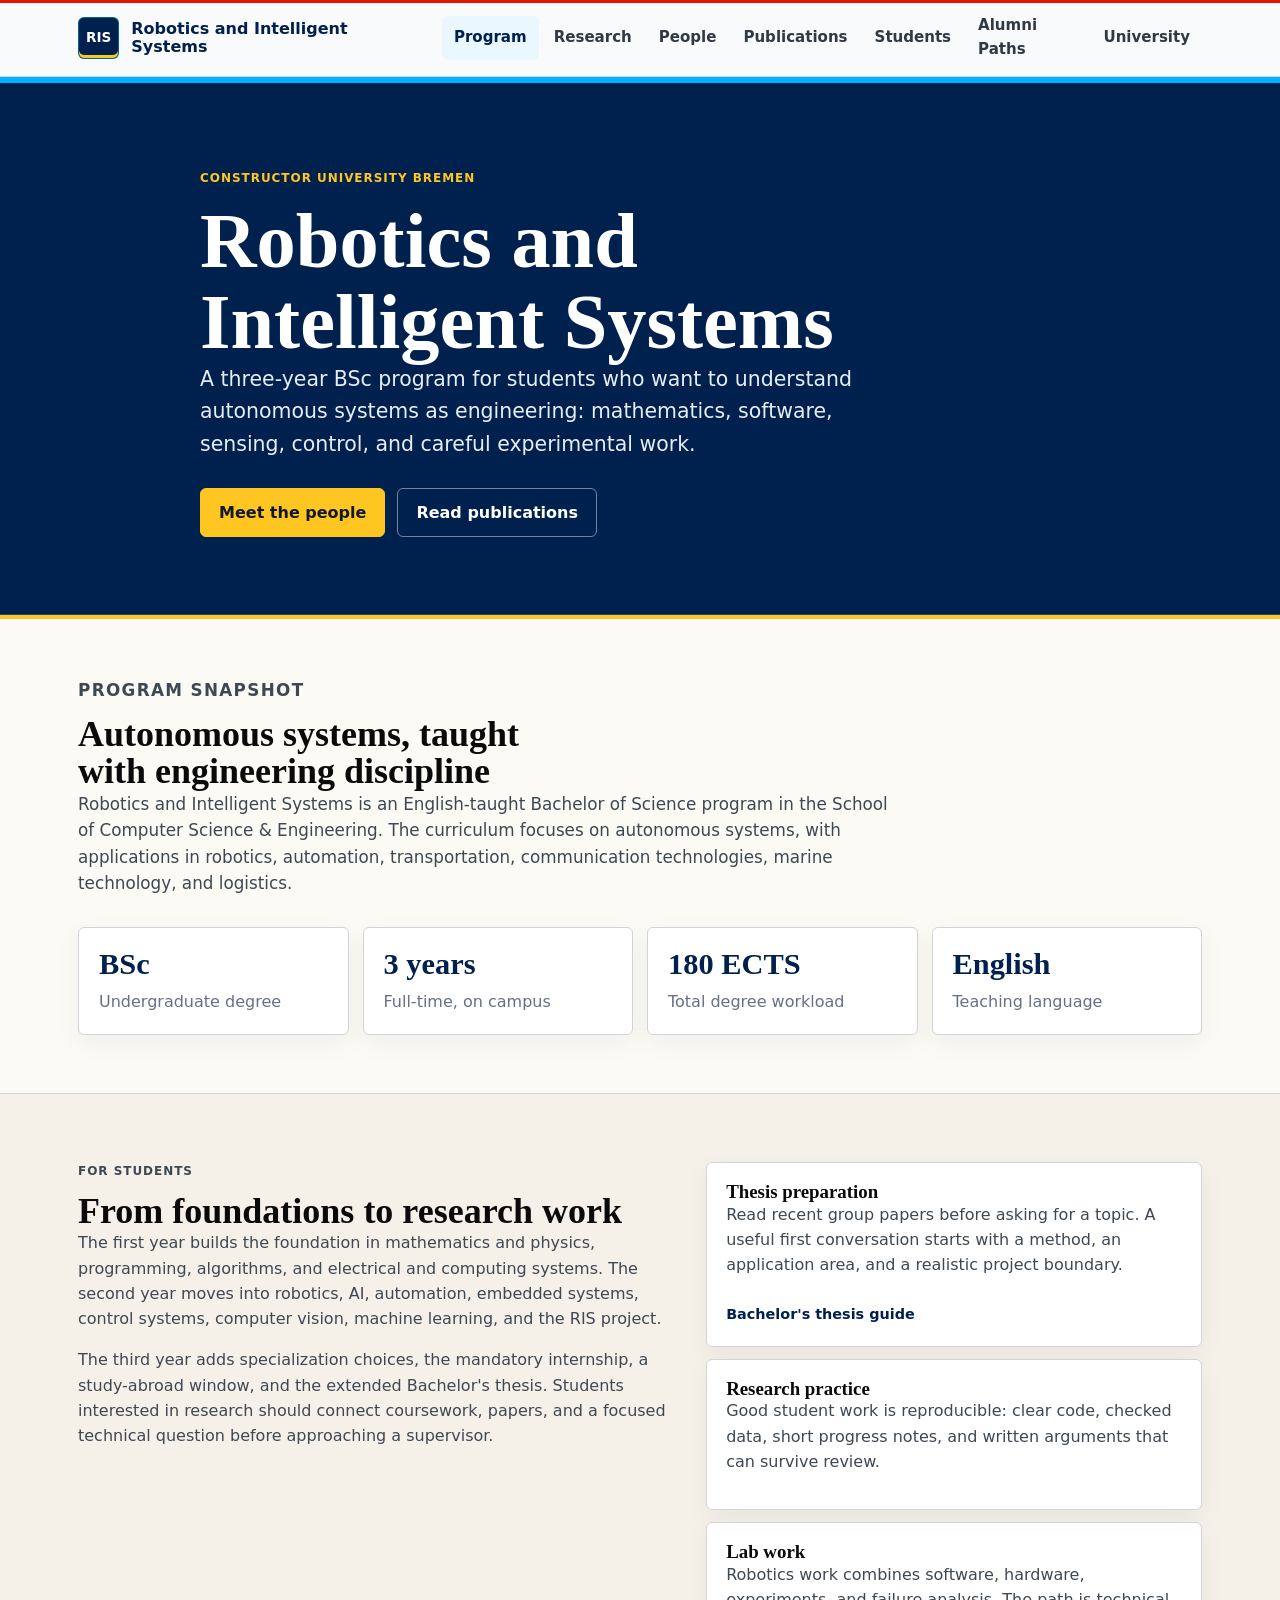
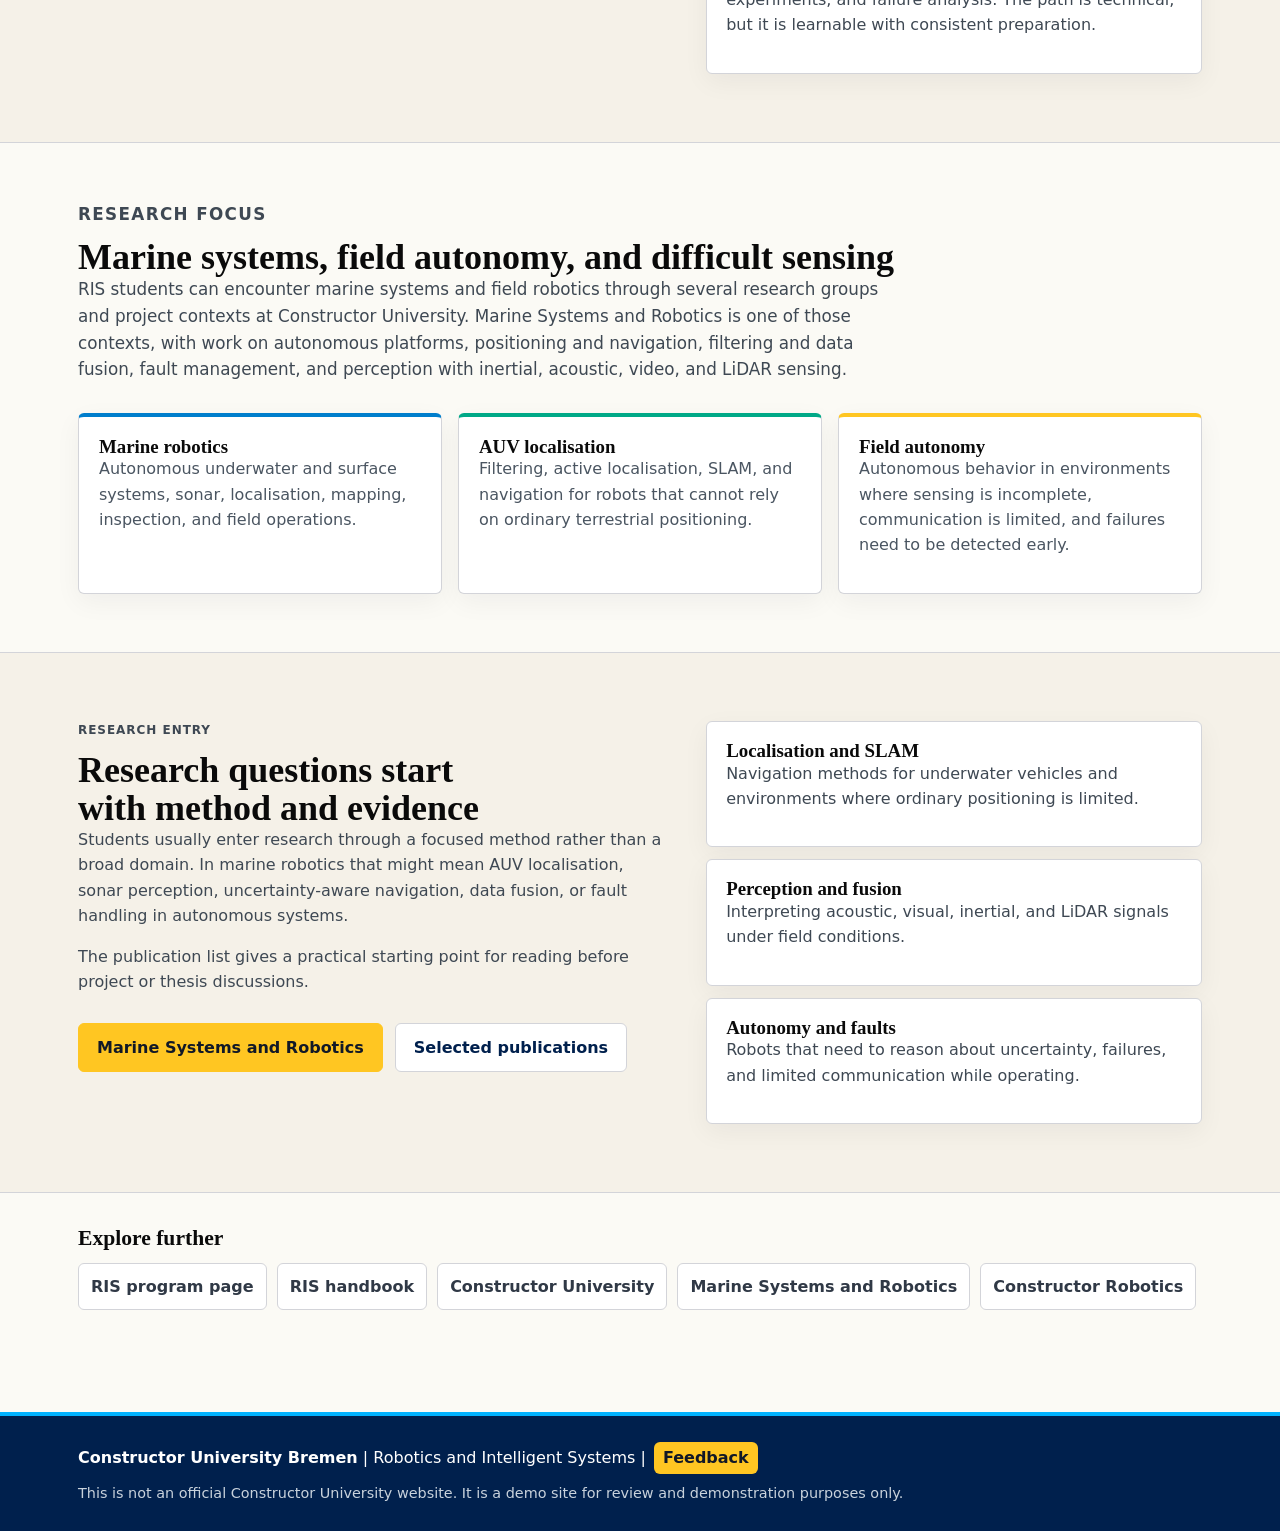
<file: index.html>
<!doctype html>
<html lang="en">
<head>
  <title>Robotics and Intelligent Systems | Constructor University</title>
  <meta charset="utf-8">
  <meta name="viewport" content="width=device-width, initial-scale=1">
  <meta name="theme-color" content="#00204D">
  <meta name="description" content="Robotics and Intelligent Systems at Constructor University: program context, research groups, selected publications, and student starting points.">
  <meta property="og:title" content="Robotics and Intelligent Systems | Constructor University">
  <meta property="og:description" content="A compact hub for the RIS program, people, research themes, projects, and publications.">
  <meta property="og:type" content="website">
  <link rel="icon" href="data:image/svg+xml,%3Csvg xmlns='http://www.w3.org/2000/svg' viewBox='0 0 32 32'%3E%3Crect width='32' height='32' rx='6' fill='%23008CE2'/%3E%3Cpath d='M7 22V10h7.2c2.7 0 4.5 1.5 4.5 3.8 0 1.7-.9 3-2.3 3.5L20 22h-3.7l-3.1-4.1h-2.8V22H7zm3.4-6.8H14c.8 0 1.3-.5 1.3-1.2s-.5-1.2-1.3-1.2h-3.6v2.4zM22 22V10h3.4v12H22z' fill='white'/%3E%3C/svg%3E">
  <link rel="stylesheet" href="assets/css/styles.css">
</head>
<body>
<header class="site-header" role="banner">
  <div class="container header-inner">
    <a class="brand" href="index.html" aria-label="RIS home">
      <span class="brand-mark" aria-hidden="true">RIS</span>
      <span class="brand-text">Robotics and Intelligent Systems</span>
    </a>
    <button class="nav-toggle" aria-expanded="false" aria-controls="site-nav">Menu</button>
    <nav id="site-nav" class="site-nav" role="navigation" aria-label="Primary">
      <a href="index.html">Program</a>
      <a href="projects.html">Research</a>
      <a href="people.html">People</a>
      <a href="publications.html">Publications</a>
      <a href="news.html">Students</a>
      <a href="graduate-paths.html">Alumni Paths</a>
      <a href="https://constructor.university/" target="_blank" rel="noopener">University</a>
    </nav>
  </div>
</header>

<main id="main" role="main">
  <section class="hero hero-home">
    <div class="hero-scrim"></div>
    <div class="container hero-content">
      <p class="eyebrow">Constructor University Bremen</p>
      <h1>Robotics and Intelligent Systems</h1>
      <p class="lede">A three-year BSc program for students who want to understand autonomous systems as engineering: mathematics, software, sensing, control, and careful experimental work.</p>
      <div class="cta-row">
        <a class="btn btn-primary" href="people.html">Meet the people</a>
        <a class="btn btn-secondary" href="publications.html">Read publications</a>
      </div>
    </div>
  </section>

  <section class="container section">
    <div class="section-heading">
      <p class="eyebrow">Program Snapshot</p>
      <h2>Autonomous systems, taught with engineering discipline</h2>
      <p>Robotics and Intelligent Systems is an English-taught Bachelor of Science program in the School of Computer Science &amp; Engineering. The curriculum focuses on autonomous systems, with applications in robotics, automation, transportation, communication technologies, marine technology, and logistics.</p>
    </div>
    <div class="stat-grid">
      <article class="stat-card">
        <span class="stat-value">BSc</span>
        <span class="stat-label">Undergraduate degree</span>
      </article>
      <article class="stat-card">
        <span class="stat-value">3 years</span>
        <span class="stat-label">Full-time, on campus</span>
      </article>
      <article class="stat-card">
        <span class="stat-value">180 ECTS</span>
        <span class="stat-label">Total degree workload</span>
      </article>
      <article class="stat-card">
        <span class="stat-value">English</span>
        <span class="stat-label">Teaching language</span>
      </article>
    </div>
  </section>

  <section class="band">
    <div class="container split">
      <div>
        <p class="eyebrow">For Students</p>
        <h2>From foundations to research work</h2>
        <p>The first year builds the foundation in mathematics and physics, programming, algorithms, and electrical and computing systems. The second year moves into robotics, AI, automation, embedded systems, control systems, computer vision, machine learning, and the RIS project.</p>
        <p>The third year adds specialization choices, the mandatory internship, a study-abroad window, and the extended Bachelor's thesis. Students interested in research should connect coursework, papers, and a focused technical question before approaching a supervisor.</p>
      </div>
      <div class="feature-list" aria-label="Program themes">
        <article>
          <h3>Thesis preparation</h3>
          <p>Read recent group papers before asking for a topic. A useful first conversation starts with a method, an application area, and a realistic project boundary.</p>
          <a href="news.html#thesis-guide">Bachelor's thesis guide</a>
        </article>
        <article>
          <h3>Research practice</h3>
          <p>Good student work is reproducible: clear code, checked data, short progress notes, and written arguments that can survive review.</p>
        </article>
        <article>
          <h3>Lab work</h3>
          <p>Robotics work combines software, hardware, experiments, and failure analysis. The path is technical, but it is learnable with consistent preparation.</p>
        </article>
      </div>
    </div>
  </section>

  <section class="container section">
    <div class="section-heading">
      <p class="eyebrow">Research Focus</p>
      <h2>Marine systems, field autonomy, and difficult sensing</h2>
      <p>RIS students can encounter marine systems and field robotics through several research groups and project contexts at Constructor University. Marine Systems and Robotics is one of those contexts, with work on autonomous platforms, positioning and navigation, filtering and data fusion, fault management, and perception with inertial, acoustic, video, and LiDAR sensing.</p>
    </div>
    <div class="card-grid three">
      <article class="card project-card">
        <h3>Marine robotics</h3>
        <p>Autonomous underwater and surface systems, sonar, localisation, mapping, inspection, and field operations.</p>
      </article>
      <article class="card project-card">
        <h3>AUV localisation</h3>
        <p>Filtering, active localisation, SLAM, and navigation for robots that cannot rely on ordinary terrestrial positioning.</p>
      </article>
      <article class="card project-card">
        <h3>Field autonomy</h3>
        <p>Autonomous behavior in environments where sensing is incomplete, communication is limited, and failures need to be detected early.</p>
      </article>
    </div>
  </section>

  <section class="band">
    <div class="container split">
      <div>
        <p class="eyebrow">Research Entry</p>
        <h2>Research questions start with method and evidence</h2>
        <p>Students usually enter research through a focused method rather than a broad domain. In marine robotics that might mean AUV localisation, sonar perception, uncertainty-aware navigation, data fusion, or fault handling in autonomous systems.</p>
        <p>The publication list gives a practical starting point for reading before project or thesis discussions.</p>
        <div class="cta-row">
          <a class="btn btn-primary" href="groups/marine-systems-and-robotics.html">Marine Systems and Robotics</a>
          <a class="btn btn-secondary" href="publications.html">Selected publications</a>
        </div>
      </div>
      <div class="feature-list" aria-label="Research entry points">
        <article>
          <h3>Localisation and SLAM</h3>
          <p>Navigation methods for underwater vehicles and environments where ordinary positioning is limited.</p>
        </article>
        <article>
          <h3>Perception and fusion</h3>
          <p>Interpreting acoustic, visual, inertial, and LiDAR signals under field conditions.</p>
        </article>
        <article>
          <h3>Autonomy and faults</h3>
          <p>Robots that need to reason about uncertainty, failures, and limited communication while operating.</p>
        </article>
      </div>
    </div>
  </section>

  <section class="container section sources">
    <h2>Explore further</h2>
    <div class="link-grid">
      <a href="https://constructorcampus.org/programs/undergraduate-education/robotics-intelligent-systems" target="_blank" rel="noopener">RIS program page</a>
      <a href="https://constructor.university/sites/default/files/2026-02/RIS_Handbook_2025_v1_2_0.pdf" target="_blank" rel="noopener">RIS handbook</a>
      <a href="https://constructor.university/" target="_blank" rel="noopener">Constructor University</a>
      <a href="https://constructor.university/research/school-computer-science-engineering/marine-systems-and-robotics" target="_blank" rel="noopener">Marine Systems and Robotics</a>
      <a href="https://robotics.constructor.university/" target="_blank" rel="noopener">Constructor Robotics</a>
    </div>
  </section>
</main>

<footer class="site-footer" role="contentinfo">
  <div class="container footer-inner">
    <p><strong><a href="https://constructor.university/" target="_blank" rel="noopener">Constructor University Bremen</a></strong> | Robotics and Intelligent Systems | <a class="footer-feedback-link" href="feedback.html">Feedback</a></p>
    <p class="site-disclaimer">This is not an official Constructor University website. It is a demo site for review and demonstration purposes only.</p>
  </div>
</footer>
<script src="assets/js/reviewed-data.js"></script>
<script src="assets/js/main.js"></script>
</body>
</html>
</file>
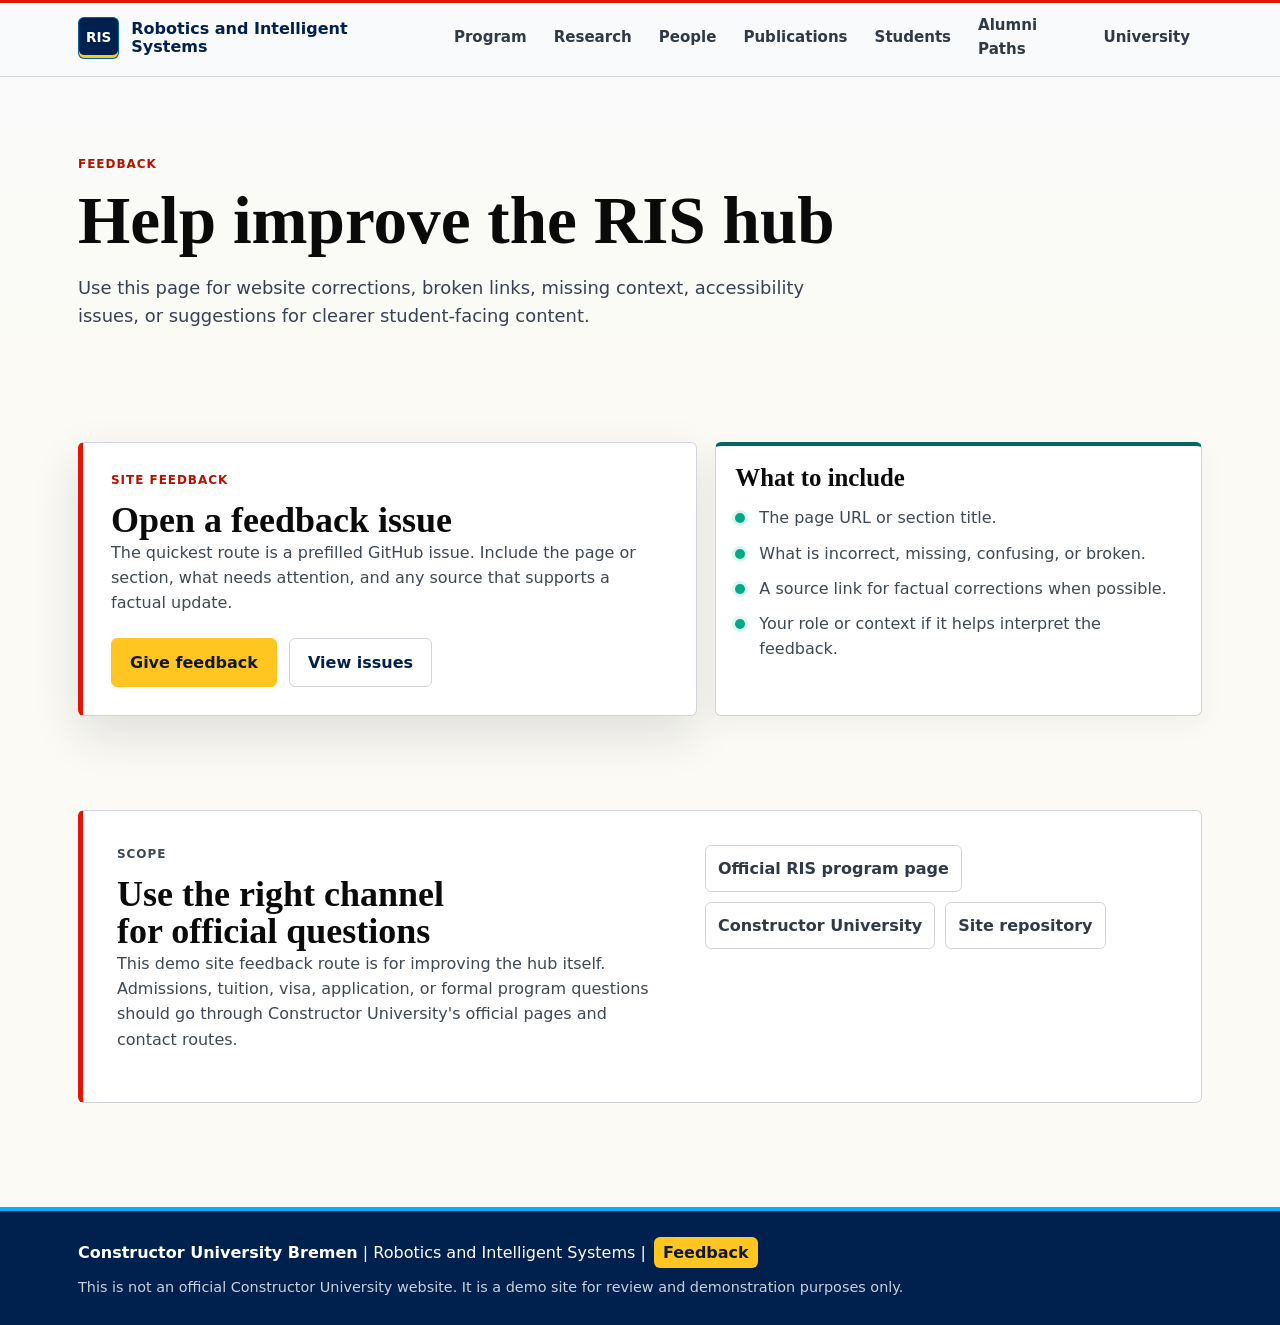
<file: feedback.html>
<!doctype html>
<html lang="en">
<head>
  <title>Feedback | Robotics and Intelligent Systems</title>
  <meta charset="utf-8">
  <meta name="viewport" content="width=device-width, initial-scale=1">
  <meta name="theme-color" content="#00204D">
  <meta name="description" content="Share feedback about the Robotics and Intelligent Systems demo hub.">
  <meta property="og:title" content="Feedback | Robotics and Intelligent Systems">
  <meta property="og:description" content="Report site issues, suggest corrections, or share feedback about the RIS demo hub.">
  <meta property="og:type" content="website">
  <link rel="icon" href="data:image/svg+xml,%3Csvg xmlns='http://www.w3.org/2000/svg' viewBox='0 0 32 32'%3E%3Crect width='32' height='32' rx='6' fill='%23008CE2'/%3E%3Cpath d='M7 22V10h7.2c2.7 0 4.5 1.5 4.5 3.8 0 1.7-.9 3-2.3 3.5L20 22h-3.7l-3.1-4.1h-2.8V22H7zm3.4-6.8H14c.8 0 1.3-.5 1.3-1.2s-.5-1.2-1.3-1.2h-3.6v2.4zM22 22V10h3.4v12H22z' fill='white'/%3E%3C/svg%3E">
  <link rel="stylesheet" href="assets/css/styles.css">
</head>
<body>
<header class="site-header" role="banner">
  <div class="container header-inner">
    <a class="brand" href="index.html" aria-label="RIS home">
      <span class="brand-mark" aria-hidden="true">RIS</span>
      <span class="brand-text">Robotics and Intelligent Systems</span>
    </a>
    <button class="nav-toggle" aria-expanded="false" aria-controls="site-nav">Menu</button>
    <nav id="site-nav" class="site-nav" role="navigation" aria-label="Primary">
      <a href="index.html">Program</a>
      <a href="projects.html">Research</a>
      <a href="people.html">People</a>
      <a href="publications.html">Publications</a>
      <a href="news.html">Students</a>
      <a href="graduate-paths.html">Alumni Paths</a>
      <a href="https://constructor.university/" target="_blank" rel="noopener">University</a>
    </nav>
  </div>
</header>

<main id="main" class="container page" role="main">
  <section class="page-intro">
    <p class="eyebrow">Feedback</p>
    <h1>Help improve the RIS hub</h1>
    <p>Use this page for website corrections, broken links, missing context, accessibility issues, or suggestions for clearer student-facing content.</p>
  </section>

  <section class="section feedback-layout">
    <div class="feedback-panel feedback-primary">
      <p class="eyebrow">Site Feedback</p>
      <h2>Open a feedback issue</h2>
      <p>The quickest route is a prefilled GitHub issue. Include the page or section, what needs attention, and any source that supports a factual update.</p>
      <div class="cta-row">
        <a class="btn btn-primary" href="https://github.com/Thendyom/CU-RoboticsWeb/issues/new?title=RIS%20site%20feedback&amp;body=Page%20or%20section%3A%0A%0AWhat%20needs%20attention%3A%0A%0ASource%20or%20context%20%28optional%29%3A" target="_blank" rel="noopener">Give feedback</a>
        <a class="btn btn-secondary" href="https://github.com/Thendyom/CU-RoboticsWeb/issues" target="_blank" rel="noopener">View issues</a>
      </div>
    </div>

    <aside class="callout feedback-side">
      <h2>What to include</h2>
      <ul class="check-list">
        <li>The page URL or section title.</li>
        <li>What is incorrect, missing, confusing, or broken.</li>
        <li>A source link for factual corrections when possible.</li>
        <li>Your role or context if it helps interpret the feedback.</li>
      </ul>
    </aside>
  </section>

  <section class="band inset">
    <div class="split">
      <div>
        <p class="eyebrow">Scope</p>
        <h2>Use the right channel for official questions</h2>
        <p>This demo site feedback route is for improving the hub itself. Admissions, tuition, visa, application, or formal program questions should go through Constructor University's official pages and contact routes.</p>
      </div>
      <div class="link-grid feedback-links" aria-label="Feedback links">
        <a href="https://constructorcampus.org/programs/undergraduate-education/robotics-intelligent-systems" target="_blank" rel="noopener">Official RIS program page</a>
        <a href="https://constructor.university/" target="_blank" rel="noopener">Constructor University</a>
        <a href="https://github.com/Thendyom/CU-RoboticsWeb" target="_blank" rel="noopener">Site repository</a>
      </div>
    </div>
  </section>
</main>

<footer class="site-footer" role="contentinfo">
  <div class="container footer-inner">
    <p><strong><a href="https://constructor.university/" target="_blank" rel="noopener">Constructor University Bremen</a></strong> | Robotics and Intelligent Systems | <a class="footer-feedback-link" href="feedback.html">Feedback</a></p>
    <p class="site-disclaimer">This is not an official Constructor University website. It is a demo site for review and demonstration purposes only.</p>
  </div>
</footer>
<script src="assets/js/reviewed-data.js"></script>
<script src="assets/js/main.js"></script>
</body>
</html>
</file>
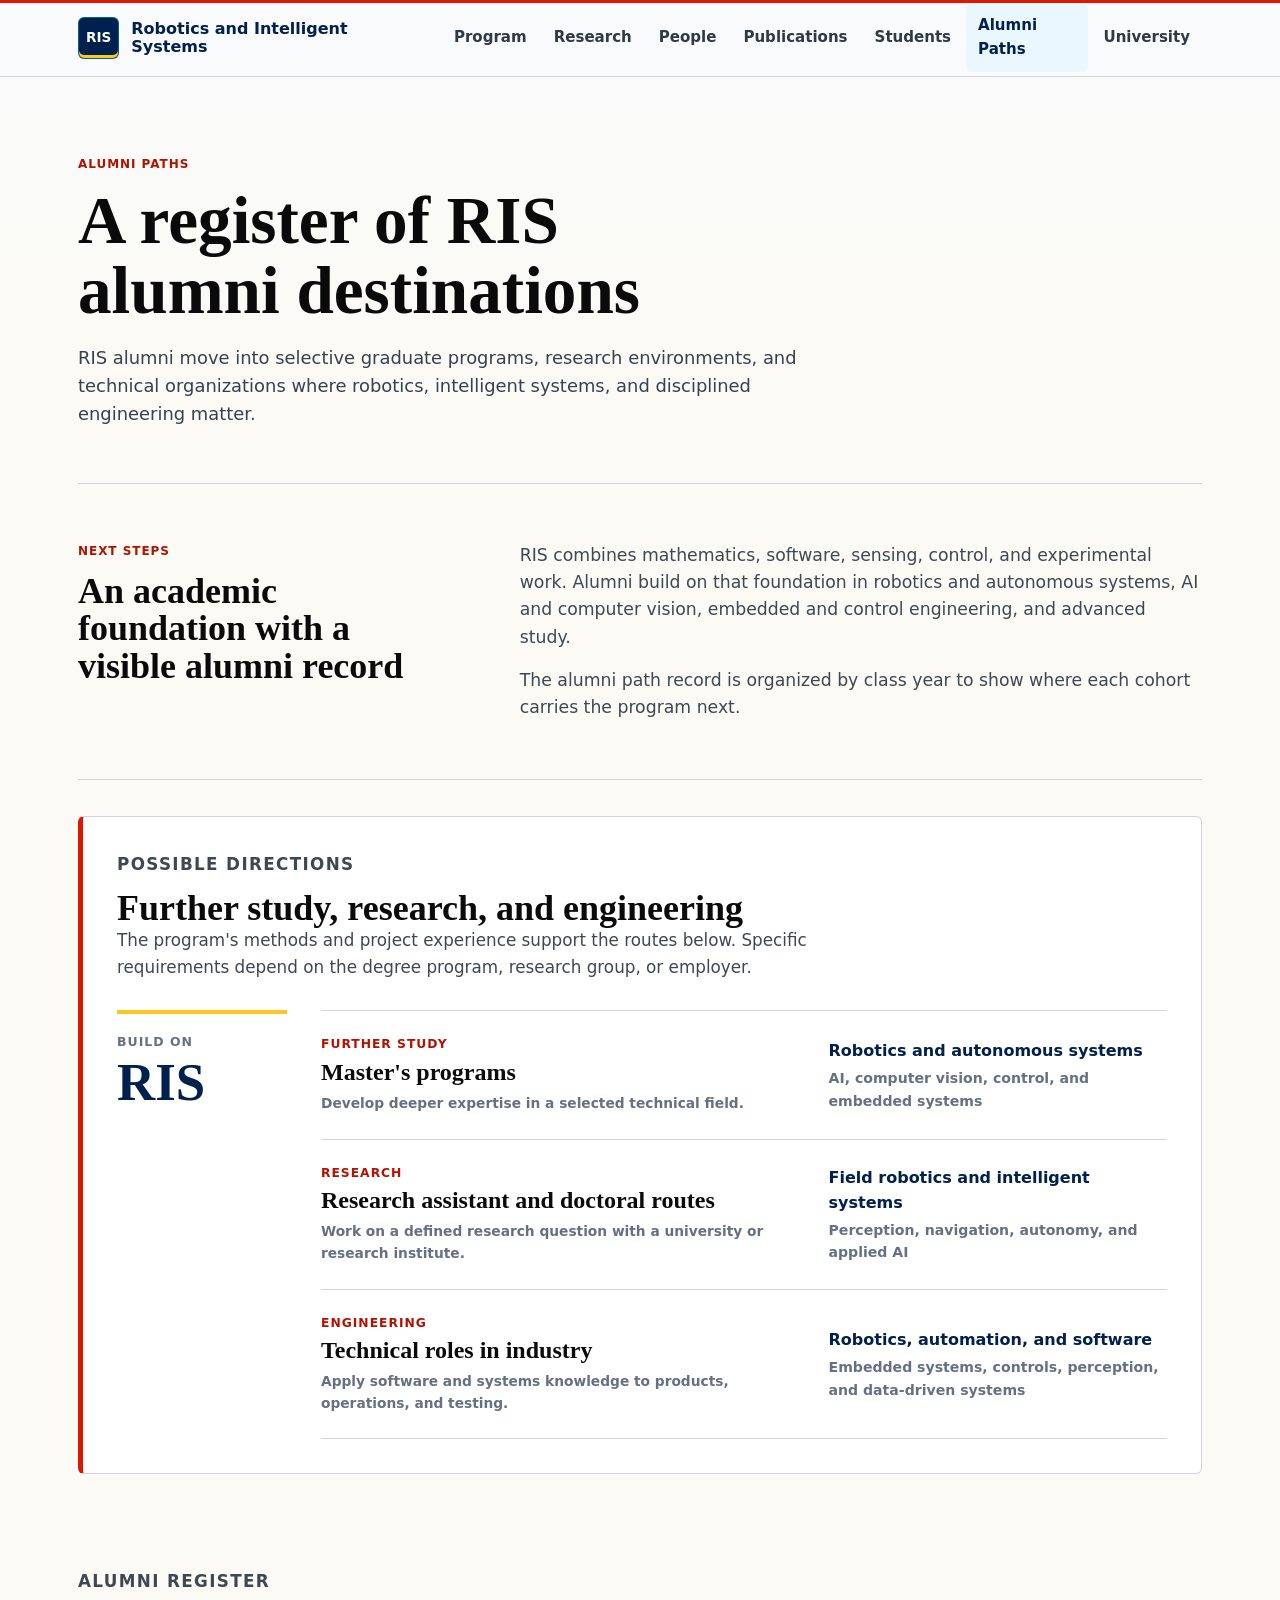
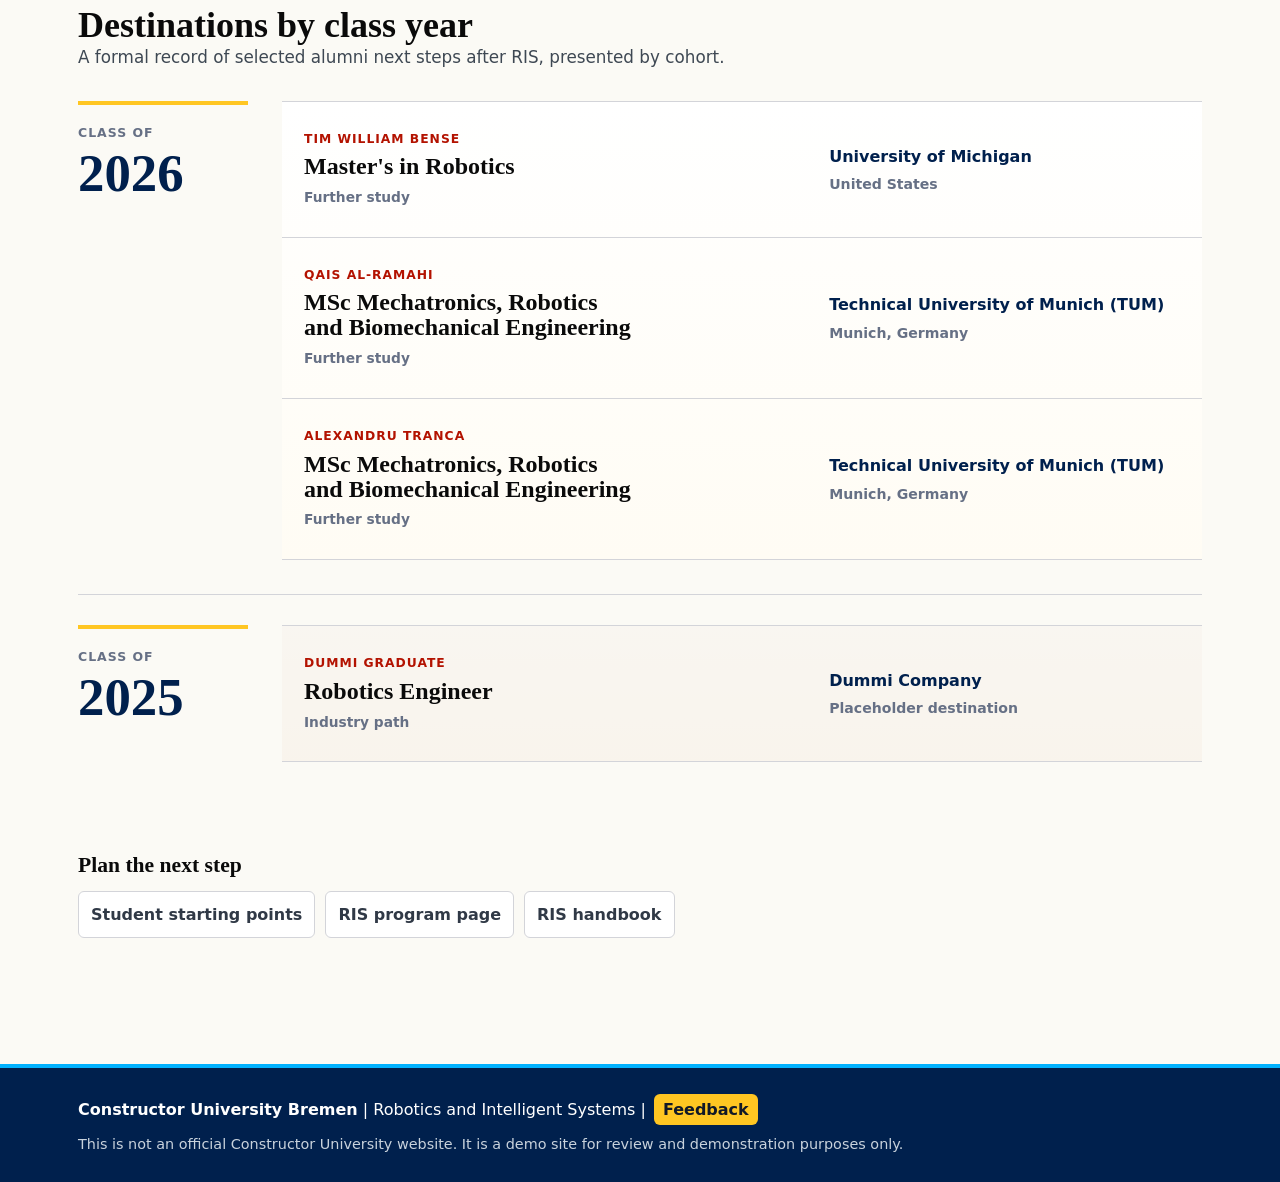
<file: graduate-paths.html>
<!doctype html>
<html lang="en">
<head>
  <title>Alumni Paths | Robotics and Intelligent Systems</title>
  <meta charset="utf-8">
  <meta name="viewport" content="width=device-width, initial-scale=1">
  <meta name="theme-color" content="#00204D">
  <meta name="description" content="Alumni destinations in academic, research, and engineering paths after Robotics and Intelligent Systems.">
  <meta property="og:title" content="Alumni Paths | Robotics and Intelligent Systems">
  <meta property="og:description" content="Alumni destinations and onward paths after RIS.">
  <meta property="og:type" content="website">
  <link rel="icon" href="data:image/svg+xml,%3Csvg xmlns='http://www.w3.org/2000/svg' viewBox='0 0 32 32'%3E%3Crect width='32' height='32' rx='6' fill='%23008CE2'/%3E%3Cpath d='M7 22V10h7.2c2.7 0 4.5 1.5 4.5 3.8 0 1.7-.9 3-2.3 3.5L20 22h-3.7l-3.1-4.1h-2.8V22H7zm3.4-6.8H14c.8 0 1.3-.5 1.3-1.2s-.5-1.2-1.3-1.2h-3.6v2.4zM22 22V10h3.4v12H22z' fill='white'/%3E%3C/svg%3E">
  <link rel="stylesheet" href="assets/css/styles.css">
</head>
<body>
<header class="site-header" role="banner">
  <div class="container header-inner">
    <a class="brand" href="index.html" aria-label="RIS home">
      <span class="brand-mark" aria-hidden="true">RIS</span>
      <span class="brand-text">Robotics and Intelligent Systems</span>
    </a>
    <button class="nav-toggle" aria-expanded="false" aria-controls="site-nav">Menu</button>
    <nav id="site-nav" class="site-nav" role="navigation" aria-label="Primary">
      <a href="index.html">Program</a>
      <a href="projects.html">Research</a>
      <a href="people.html">People</a>
      <a href="publications.html">Publications</a>
      <a href="news.html">Students</a>
      <a href="graduate-paths.html">Alumni Paths</a>
      <a href="https://constructor.university/" target="_blank" rel="noopener">University</a>
    </nav>
  </div>
</header>

<main id="main" class="container page" role="main">
  <section class="page-intro graduate-paths-intro">
    <p class="eyebrow">Alumni Paths</p>
    <h1>A register of RIS alumni destinations</h1>
    <p>RIS alumni move into selective graduate programs, research environments, and technical organizations where robotics, intelligent systems, and disciplined engineering matter.</p>
  </section>

  <section class="section path-outlook">
    <div class="path-outlook-heading">
      <p class="eyebrow">Next steps</p>
      <h2>An academic foundation with a visible alumni record</h2>
    </div>
    <div class="path-outlook-copy">
      <p>RIS combines mathematics, software, sensing, control, and experimental work. Alumni build on that foundation in robotics and autonomous systems, AI and computer vision, embedded and control engineering, and advanced study.</p>
      <p>The alumni path record is organized by class year to show where each cohort carries the program next.</p>
    </div>
  </section>

  <section class="band inset graduate-destinations">
    <div class="section-heading compact">
      <p class="eyebrow">Possible directions</p>
      <h2>Further study, research, and engineering</h2>
      <p>The program's methods and project experience support the routes below. Specific requirements depend on the degree program, research group, or employer.</p>
    </div>

    <div class="destination-year">
      <div class="year-marker">
        <span>Build on</span>
        <strong>RIS</strong>
      </div>
      <div class="destination-list">
        <article class="destination-entry">
          <div>
            <p class="destination-name">Further study</p>
            <h3>Master's programs</h3>
            <p class="destination-type">Develop deeper expertise in a selected technical field.</p>
          </div>
          <p class="destination-place">Robotics and autonomous systems <span>AI, computer vision, control, and embedded systems</span></p>
        </article>
        <article class="destination-entry">
          <div>
            <p class="destination-name">Research</p>
            <h3>Research assistant and doctoral routes</h3>
            <p class="destination-type">Work on a defined research question with a university or research institute.</p>
          </div>
          <p class="destination-place">Field robotics and intelligent systems <span>Perception, navigation, autonomy, and applied AI</span></p>
        </article>
        <article class="destination-entry">
          <div>
            <p class="destination-name">Engineering</p>
            <h3>Technical roles in industry</h3>
            <p class="destination-type">Apply software and systems knowledge to products, operations, and testing.</p>
          </div>
          <p class="destination-place">Robotics, automation, and software <span>Embedded systems, controls, perception, and data-driven systems</span></p>
        </article>
      </div>
    </div>
  </section>

  <section class="section alumni-ledger">
    <div class="section-heading compact">
      <p class="eyebrow">Alumni register</p>
      <h2>Destinations by class year</h2>
      <p>A formal record of selected alumni next steps after RIS, presented by cohort.</p>
    </div>

    <div class="destination-year">
      <div class="year-marker">
        <span>Class of</span>
        <strong>2026</strong>
      </div>
      <div class="destination-list">
        <article class="destination-entry">
          <div>
            <p class="destination-name">Tim William Bense</p>
            <h3>Master's in Robotics</h3>
            <p class="destination-type">Further study</p>
          </div>
          <p class="destination-place">University of Michigan <span>United States</span></p>
        </article>
        <article class="destination-entry">
          <div>
            <p class="destination-name">Qais Al-Ramahi</p>
            <h3>MSc Mechatronics, Robotics and Biomechanical Engineering</h3>
            <p class="destination-type">Further study</p>
          </div>
          <p class="destination-place">Technical University of Munich (TUM) <span>Munich, Germany</span></p>
        </article>
        <article class="destination-entry">
          <div>
            <p class="destination-name">Alexandru Tranca</p>
            <h3>MSc Mechatronics, Robotics and Biomechanical Engineering</h3>
            <p class="destination-type">Further study</p>
          </div>
          <p class="destination-place">Technical University of Munich (TUM) <span>Munich, Germany</span></p>
        </article>
      </div>
    </div>

    <div class="destination-year">
      <div class="year-marker">
        <span>Class of</span>
        <strong>2025</strong>
      </div>
      <div class="destination-list">
        <article class="destination-entry destination-entry-placeholder">
          <div>
            <p class="destination-name">Dummi Graduate</p>
            <h3>Robotics Engineer</h3>
            <p class="destination-type">Industry path</p>
          </div>
          <p class="destination-place">Dummi Company <span>Placeholder destination</span></p>
        </article>
      </div>
    </div>
  </section>

  <section class="section sources">
    <h2>Plan the next step</h2>
    <div class="link-grid">
      <a href="news.html">Student starting points</a>
      <a href="https://constructorcampus.org/programs/undergraduate-education/robotics-intelligent-systems" target="_blank" rel="noopener">RIS program page</a>
      <a href="https://constructor.university/sites/default/files/2026-02/RIS_Handbook_2025_v1_2_0.pdf" target="_blank" rel="noopener">RIS handbook</a>
    </div>
  </section>

</main>

<footer class="site-footer" role="contentinfo">
  <div class="container footer-inner">
    <p><strong><a href="https://constructor.university/" target="_blank" rel="noopener">Constructor University Bremen</a></strong> | Robotics and Intelligent Systems | <a class="footer-feedback-link" href="feedback.html">Feedback</a></p>
    <p class="site-disclaimer">This is not an official Constructor University website. It is a demo site for review and demonstration purposes only.</p>
  </div>
</footer>
<script src="assets/js/reviewed-data.js"></script>
<script src="assets/js/main.js"></script>
</body>
</html>
</file>
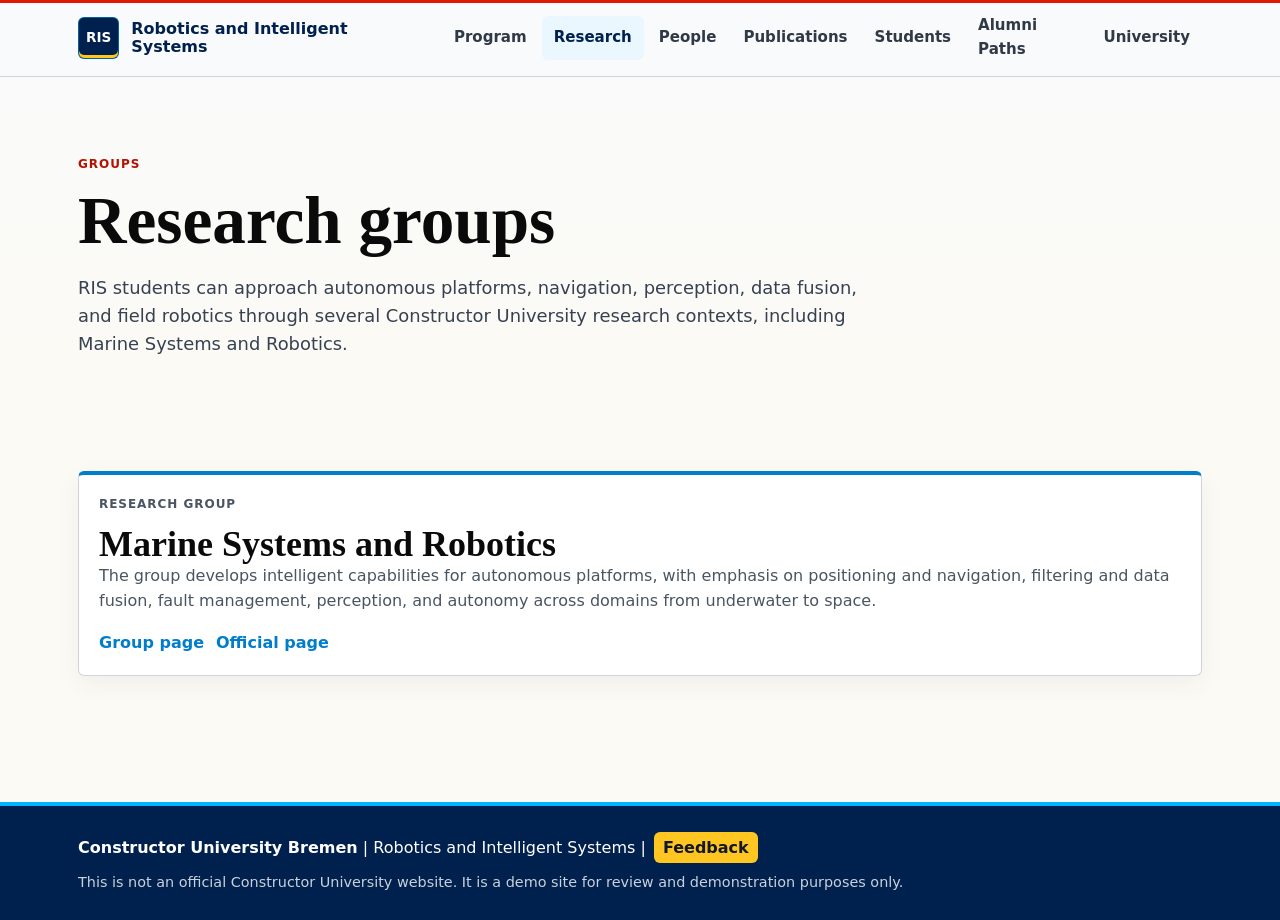
<file: groups.html>
<!doctype html>
<html lang="en">
<head>
  <title>Research Groups | Robotics and Intelligent Systems</title>
  <meta charset="utf-8">
  <meta name="viewport" content="width=device-width, initial-scale=1">
  <meta name="theme-color" content="#00204D">
  <meta name="description" content="Research groups connected to Robotics and Intelligent Systems at Constructor University.">
  <meta property="og:title" content="Research Groups | Robotics and Intelligent Systems">
  <meta property="og:description" content="Constructor University robotics research groups, focus areas, and official references.">
  <meta property="og:type" content="website">
  <link rel="icon" href="data:image/svg+xml,%3Csvg xmlns='http://www.w3.org/2000/svg' viewBox='0 0 32 32'%3E%3Crect width='32' height='32' rx='6' fill='%23008CE2'/%3E%3Cpath d='M8 10h16v2H8zm0 5h16v2H8zm0 5h10v2H8z' fill='white'/%3E%3C/svg%3E">
  <link rel="stylesheet" href="assets/css/styles.css">
</head>
<body>
<header class="site-header" role="banner">
  <div class="container header-inner">
    <a href="index.html" class="brand">
      <span class="brand-mark" aria-hidden="true">RIS</span>
      <span class="brand-text">Robotics and Intelligent Systems</span>
    </a>
    <button class="nav-toggle" aria-expanded="false" aria-controls="site-nav">Menu</button>
    <nav id="site-nav" class="site-nav" role="navigation" aria-label="Primary">
      <a href="index.html">Program</a>
      <a href="projects.html" aria-current="page">Research</a>
      <a href="people.html">People</a>
      <a href="publications.html">Publications</a>
      <a href="news.html">Students</a>
      <a href="graduate-paths.html">Alumni Paths</a>
      <a href="https://constructor.university/" target="_blank" rel="noopener">University</a>
    </nav>
  </div>
</header>

<main id="main" class="container page" role="main">
  <section class="page-intro">
    <p class="eyebrow">Groups</p>
    <h1>Research groups</h1>
    <p>RIS students can approach autonomous platforms, navigation, perception, data fusion, and field robotics through several Constructor University research contexts, including Marine Systems and Robotics.</p>
  </section>

  <section class="section">
    <div id="group-cards" class="card-grid" aria-live="polite">
      <noscript>
        <article class="card project-card">
          <p class="eyebrow">Research group</p>
          <h2>Marine Systems and Robotics</h2>
          <p>Research in autonomous platforms, navigation, perception, data fusion, and field robotics.</p>
          <p class="links"><a href="groups/marine-systems-and-robotics.html">Group page</a></p>
        </article>
      </noscript>
    </div>
  </section>
</main>
<footer class="site-footer" role="contentinfo">
  <div class="container footer-inner">
    <p><strong><a href="https://constructor.university/" target="_blank" rel="noopener">Constructor University Bremen</a></strong> | Robotics and Intelligent Systems | <a class="footer-feedback-link" href="feedback.html">Feedback</a></p>
    <p class="site-disclaimer">This is not an official Constructor University website. It is a demo site for review and demonstration purposes only.</p>
  </div>
</footer>
<script src="assets/js/reviewed-data.js"></script>
<script src="assets/js/main.js"></script>
</body>
</html>
</file>
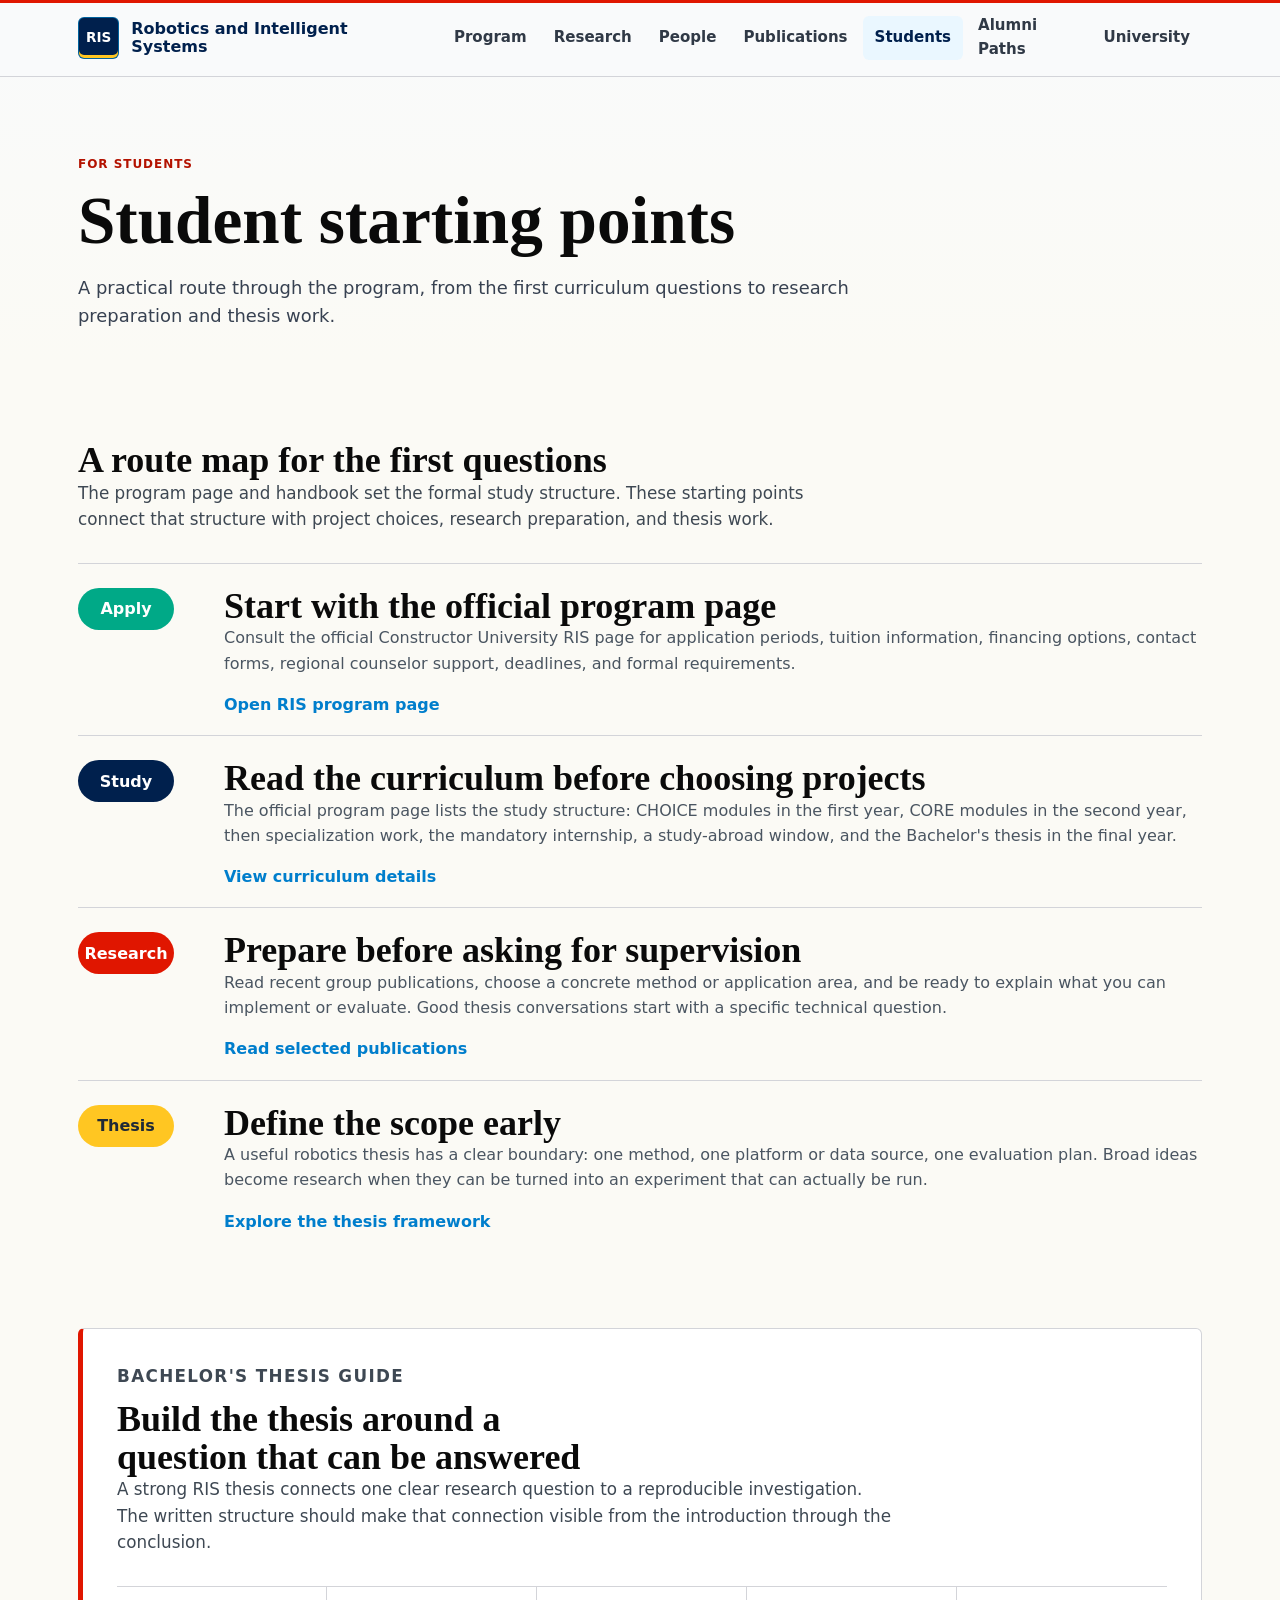
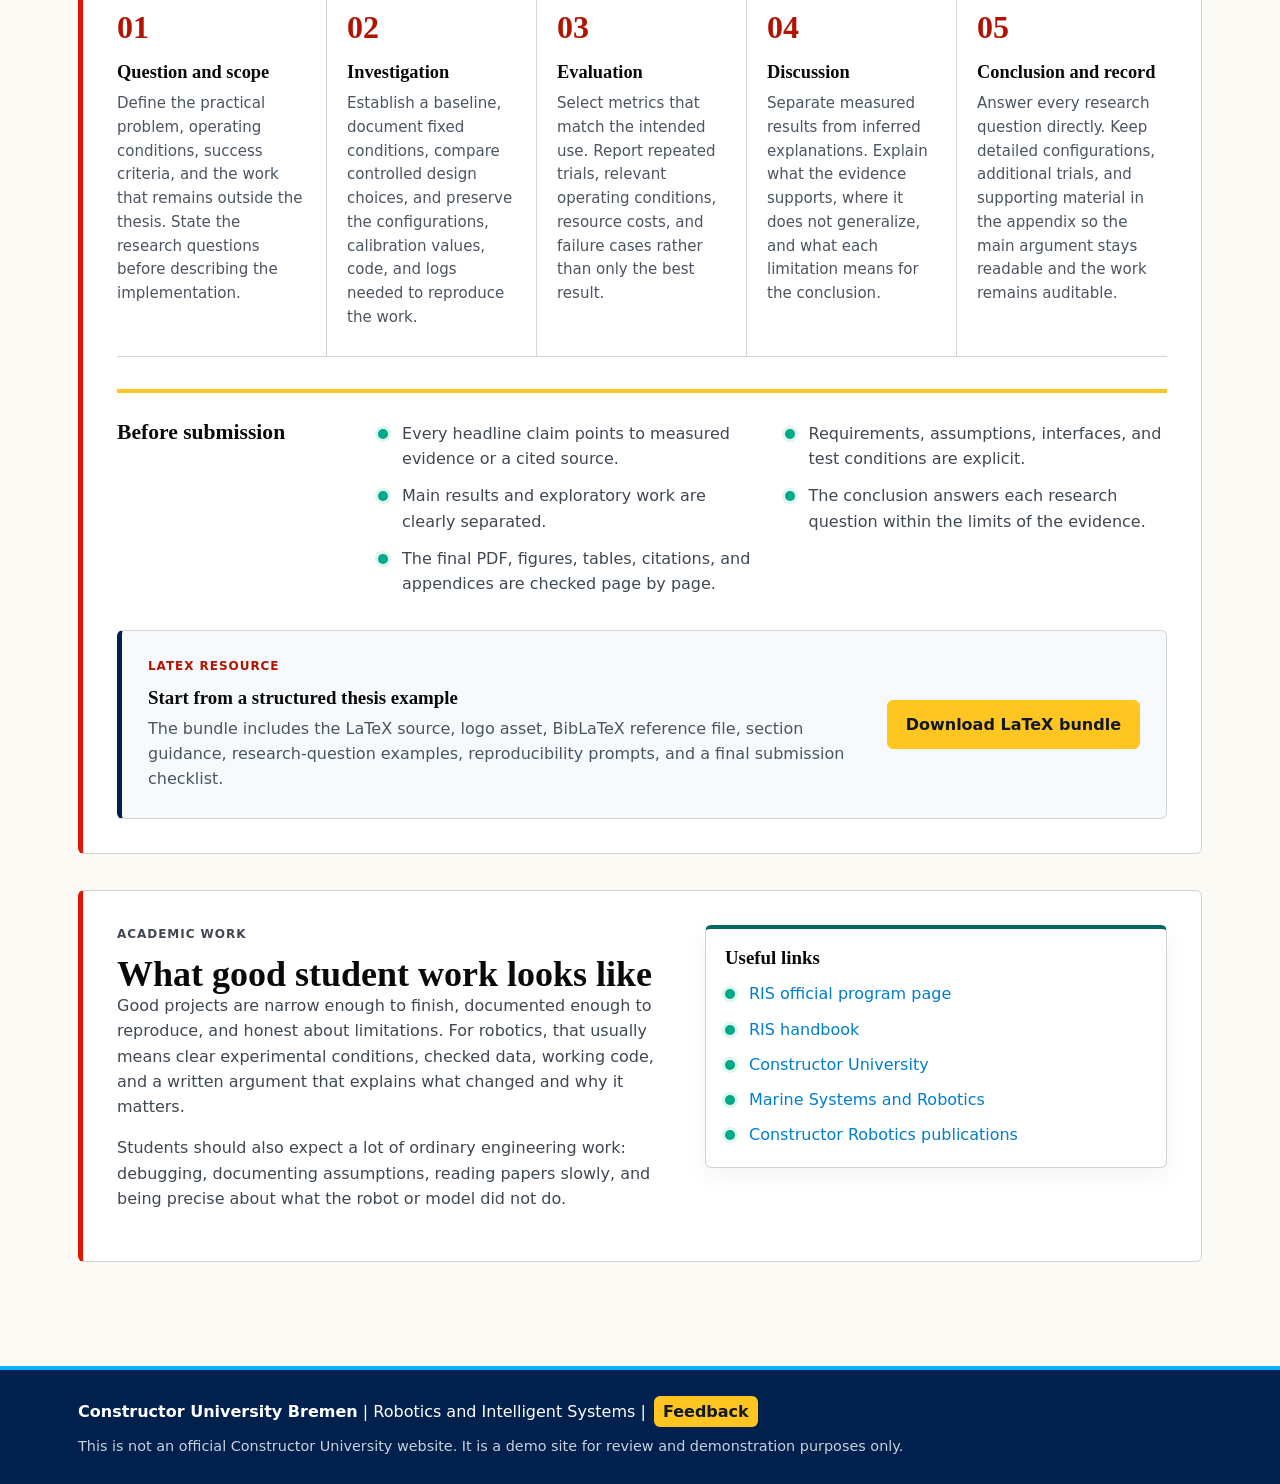
<file: news.html>
<!doctype html>
<html lang="en">
<head>
  <title>For Students | Robotics and Intelligent Systems</title>
  <meta charset="utf-8">
  <meta name="viewport" content="width=device-width, initial-scale=1">
  <meta name="theme-color" content="#00204D">
  <meta name="description" content="Student-facing RIS links, research preparation, thesis readiness, and official Constructor University starting points.">
  <meta property="og:title" content="For Students | Robotics and Intelligent Systems">
  <meta property="og:description" content="Student-facing RIS links, thesis preparation, and research entry points.">
  <meta property="og:type" content="website">
  <link rel="icon" href="data:image/svg+xml,%3Csvg xmlns='http://www.w3.org/2000/svg' viewBox='0 0 32 32'%3E%3Crect width='32' height='32' rx='6' fill='%23008CE2'/%3E%3Cpath d='M7 22V10h7.2c2.7 0 4.5 1.5 4.5 3.8 0 1.7-.9 3-2.3 3.5L20 22h-3.7l-3.1-4.1h-2.8V22H7zm3.4-6.8H14c.8 0 1.3-.5 1.3-1.2s-.5-1.2-1.3-1.2h-3.6v2.4zM22 22V10h3.4v12H22z' fill='white'/%3E%3C/svg%3E">
  <link rel="stylesheet" href="assets/css/styles.css">
</head>
<body>
<header class="site-header" role="banner">
  <div class="container header-inner">
    <a class="brand" href="index.html" aria-label="RIS home">
      <span class="brand-mark" aria-hidden="true">RIS</span>
      <span class="brand-text">Robotics and Intelligent Systems</span>
    </a>
    <button class="nav-toggle" aria-expanded="false" aria-controls="site-nav">Menu</button>
    <nav id="site-nav" class="site-nav" role="navigation" aria-label="Primary">
      <a href="index.html">Program</a>
      <a href="projects.html">Research</a>
      <a href="people.html">People</a>
      <a href="publications.html">Publications</a>
      <a href="news.html">Students</a>
      <a href="graduate-paths.html">Alumni Paths</a>
      <a href="https://constructor.university/" target="_blank" rel="noopener">University</a>
    </nav>
  </div>
</header>

<main id="main" class="container page" role="main">
  <section class="page-intro">
    <p class="eyebrow">For Students</p>
    <h1>Student starting points</h1>
    <p>A practical route through the program, from the first curriculum questions to research preparation and thesis work.</p>
  </section>

  <section class="section">
    <div class="section-heading compact">
      <h2>A route map for the first questions</h2>
      <p>The program page and handbook set the formal study structure. These starting points connect that structure with project choices, research preparation, and thesis work.</p>
    </div>

    <div class="timeline">
      <article class="timeline-item">
        <span>Apply</span>
        <div>
          <h2>Start with the official program page</h2>
          <p>Consult the official Constructor University RIS page for application periods, tuition information, financing options, contact forms, regional counselor support, deadlines, and formal requirements.</p>
          <a href="https://constructorcampus.org/programs/undergraduate-education/robotics-intelligent-systems" target="_blank" rel="noopener">Open RIS program page</a>
        </div>
      </article>

      <article class="timeline-item">
        <span>Study</span>
        <div>
          <h2>Read the curriculum before choosing projects</h2>
          <p>The official program page lists the study structure: CHOICE modules in the first year, CORE modules in the second year, then specialization work, the mandatory internship, a study-abroad window, and the Bachelor's thesis in the final year.</p>
          <a href="https://constructorcampus.org/programs/undergraduate-education/robotics-intelligent-systems" target="_blank" rel="noopener">View curriculum details</a>
        </div>
      </article>

      <article class="timeline-item">
        <span>Research</span>
        <div>
          <h2>Prepare before asking for supervision</h2>
          <p>Read recent group publications, choose a concrete method or application area, and be ready to explain what you can implement or evaluate. Good thesis conversations start with a specific technical question.</p>
          <a href="publications.html">Read selected publications</a>
        </div>
      </article>

      <article class="timeline-item">
        <span>Thesis</span>
        <div>
          <h2>Define the scope early</h2>
          <p>A useful robotics thesis has a clear boundary: one method, one platform or data source, one evaluation plan. Broad ideas become research when they can be turned into an experiment that can actually be run.</p>
          <a href="#thesis-guide">Explore the thesis framework</a>
        </div>
      </article>
    </div>
  </section>

  <section class="band inset thesis-guide" id="thesis-guide">
    <div class="section-heading compact">
      <p class="eyebrow">Bachelor's thesis guide</p>
      <h2>Build the thesis around a question that can be answered</h2>
      <p>A strong RIS thesis connects one clear research question to a reproducible investigation. The written structure should make that connection visible from the introduction through the conclusion.</p>
    </div>

    <div class="thesis-framework">
      <article>
        <span>01</span>
        <div>
          <h3>Question and scope</h3>
          <p>Define the practical problem, operating conditions, success criteria, and the work that remains outside the thesis. State the research questions before describing the implementation.</p>
        </div>
      </article>
      <article>
        <span>02</span>
        <div>
          <h3>Investigation</h3>
          <p>Establish a baseline, document fixed conditions, compare controlled design choices, and preserve the configurations, calibration values, code, and logs needed to reproduce the work.</p>
        </div>
      </article>
      <article>
        <span>03</span>
        <div>
          <h3>Evaluation</h3>
          <p>Select metrics that match the intended use. Report repeated trials, relevant operating conditions, resource costs, and failure cases rather than only the best result.</p>
        </div>
      </article>
      <article>
        <span>04</span>
        <div>
          <h3>Discussion</h3>
          <p>Separate measured results from inferred explanations. Explain what the evidence supports, where it does not generalize, and what each limitation means for the conclusion.</p>
        </div>
      </article>
      <article>
        <span>05</span>
        <div>
          <h3>Conclusion and record</h3>
          <p>Answer every research question directly. Keep detailed configurations, additional trials, and supporting material in the appendix so the main argument stays readable and the work remains auditable.</p>
        </div>
      </article>
    </div>

    <div class="thesis-check">
      <h3>Before submission</h3>
      <ul class="check-list">
        <li>Every headline claim points to measured evidence or a cited source.</li>
        <li>Requirements, assumptions, interfaces, and test conditions are explicit.</li>
        <li>Main results and exploratory work are clearly separated.</li>
        <li>The conclusion answers each research question within the limits of the evidence.</li>
        <li>The final PDF, figures, tables, citations, and appendices are checked page by page.</li>
      </ul>
    </div>

    <div class="thesis-download">
      <div>
        <p class="eyebrow">LaTeX Resource</p>
        <h3>Start from a structured thesis example</h3>
        <p>The bundle includes the LaTeX source, logo asset, BibLaTeX reference file, section guidance, research-question examples, reproducibility prompts, and a final submission checklist.</p>
      </div>
      <a class="btn btn-primary" href="assets/downloads/RIS_Bachelor_Thesis_Example_Bundle.zip" download="RIS_Bachelor_Thesis_Example_Bundle.zip">Download LaTeX bundle</a>
    </div>
  </section>

  <section class="band inset">
    <div class="split">
      <div>
        <p class="eyebrow">Academic Work</p>
        <h2>What good student work looks like</h2>
        <p>Good projects are narrow enough to finish, documented enough to reproduce, and honest about limitations. For robotics, that usually means clear experimental conditions, checked data, working code, and a written argument that explains what changed and why it matters.</p>
        <p>Students should also expect a lot of ordinary engineering work: debugging, documenting assumptions, reading papers slowly, and being precise about what the robot or model did not do.</p>
      </div>
      <div class="callout">
        <h3>Useful links</h3>
        <ul class="check-list">
          <li><a href="https://constructorcampus.org/programs/undergraduate-education/robotics-intelligent-systems" target="_blank" rel="noopener">RIS official program page</a></li>
          <li><a href="https://constructor.university/sites/default/files/2026-02/RIS_Handbook_2025_v1_2_0.pdf" target="_blank" rel="noopener">RIS handbook</a></li>
          <li><a href="https://constructor.university/" target="_blank" rel="noopener">Constructor University</a></li>
          <li><a href="https://constructor.university/research/school-computer-science-engineering/marine-systems-and-robotics" target="_blank" rel="noopener">Marine Systems and Robotics</a></li>
          <li><a href="https://robotics.constructor.university/publications/" target="_blank" rel="noopener">Constructor Robotics publications</a></li>
        </ul>
      </div>
    </div>
  </section>
</main>

<footer class="site-footer" role="contentinfo">
  <div class="container footer-inner">
    <p><strong><a href="https://constructor.university/" target="_blank" rel="noopener">Constructor University Bremen</a></strong> | Robotics and Intelligent Systems | <a class="footer-feedback-link" href="feedback.html">Feedback</a></p>
    <p class="site-disclaimer">This is not an official Constructor University website. It is a demo site for review and demonstration purposes only.</p>
  </div>
</footer>
<script src="assets/js/reviewed-data.js"></script>
<script src="assets/js/main.js"></script>
</body>
</html>
</file>
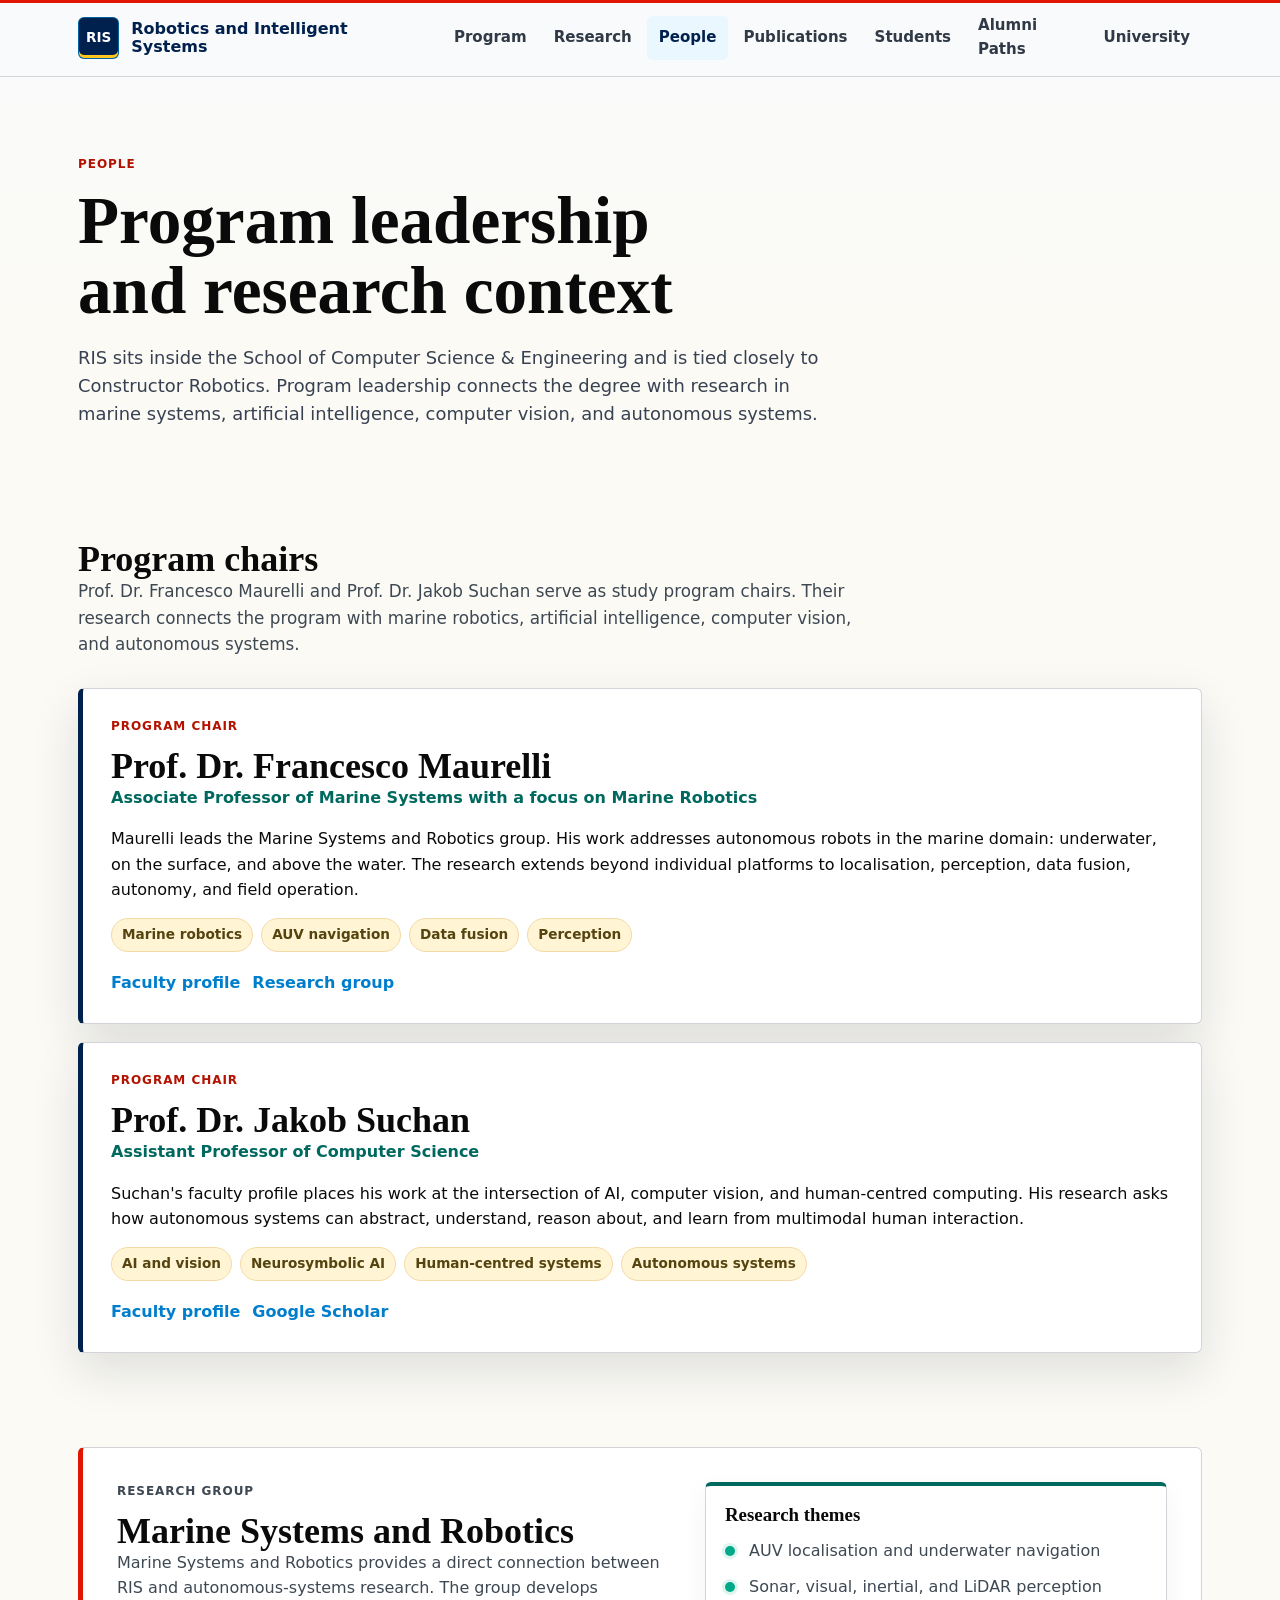
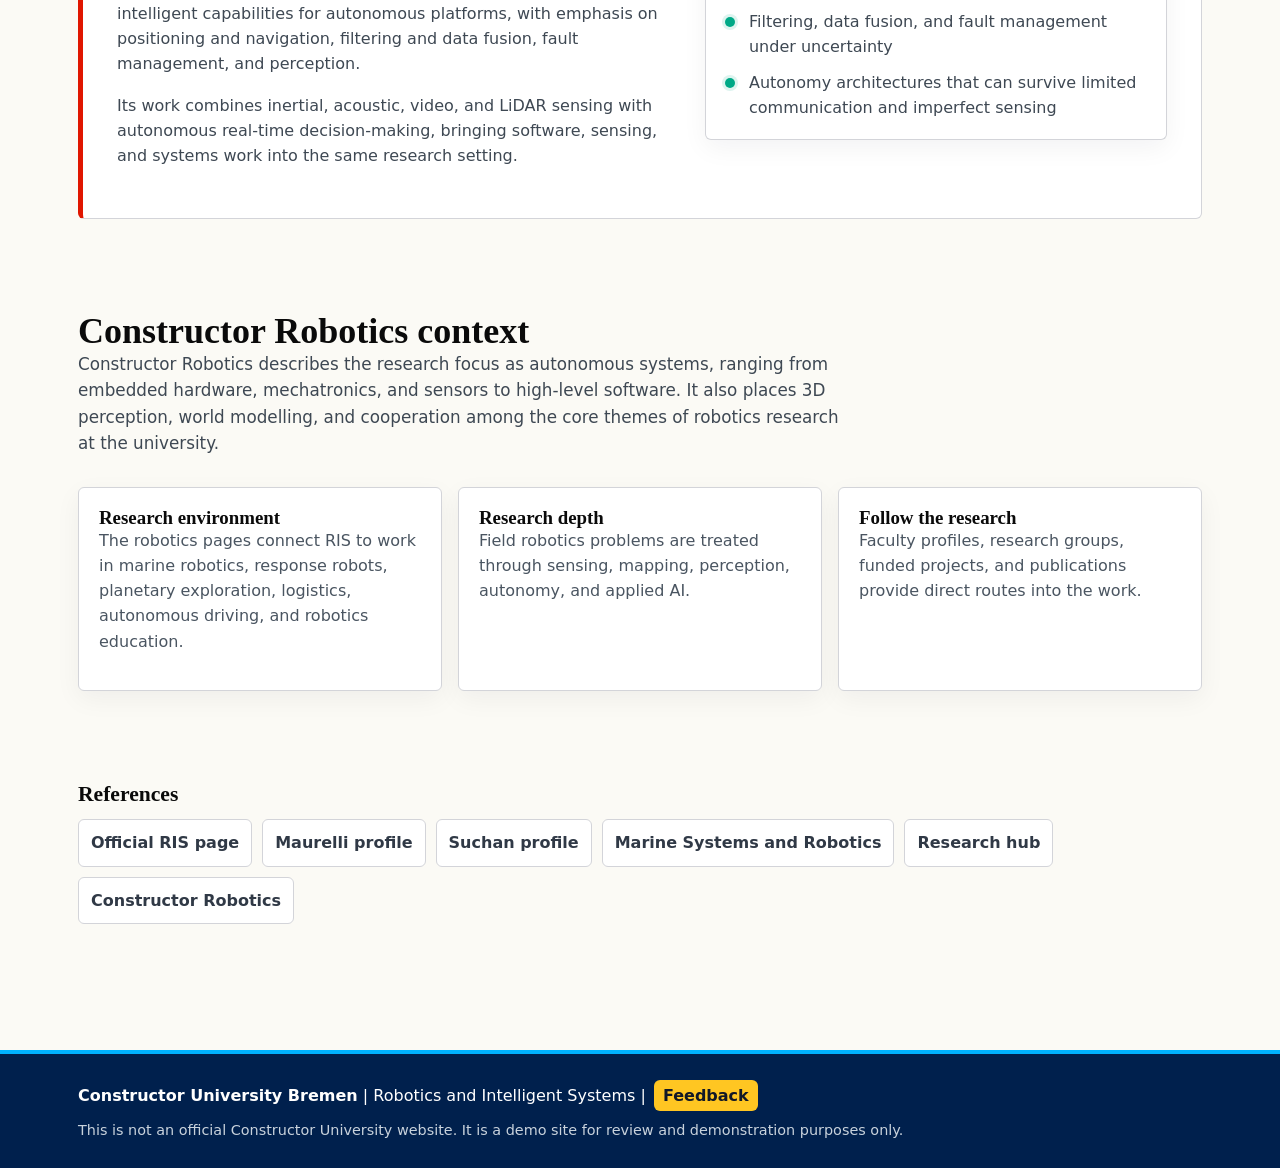
<file: people.html>
<!doctype html>
<html lang="en">
<head>
  <title>People | Robotics and Intelligent Systems</title>
  <meta charset="utf-8">
  <meta name="viewport" content="width=device-width, initial-scale=1">
  <meta name="theme-color" content="#00204D">
  <meta name="description" content="Program leadership and research context for Robotics and Intelligent Systems at Constructor University.">
  <meta property="og:title" content="People | Robotics and Intelligent Systems">
  <meta property="og:description" content="Program leadership and research groups connected to RIS at Constructor University.">
  <meta property="og:type" content="website">
  <link rel="icon" href="data:image/svg+xml,%3Csvg xmlns='http://www.w3.org/2000/svg' viewBox='0 0 32 32'%3E%3Crect width='32' height='32' rx='6' fill='%23008CE2'/%3E%3Cpath d='M7 22V10h7.2c2.7 0 4.5 1.5 4.5 3.8 0 1.7-.9 3-2.3 3.5L20 22h-3.7l-3.1-4.1h-2.8V22H7zm3.4-6.8H14c.8 0 1.3-.5 1.3-1.2s-.5-1.2-1.3-1.2h-3.6v2.4zM22 22V10h3.4v12H22z' fill='white'/%3E%3C/svg%3E">
  <link rel="stylesheet" href="assets/css/styles.css">
</head>
<body>
<header class="site-header" role="banner">
  <div class="container header-inner">
    <a class="brand" href="index.html" aria-label="RIS home">
      <span class="brand-mark" aria-hidden="true">RIS</span>
      <span class="brand-text">Robotics and Intelligent Systems</span>
    </a>
    <button class="nav-toggle" aria-expanded="false" aria-controls="site-nav">Menu</button>
    <nav id="site-nav" class="site-nav" role="navigation" aria-label="Primary">
      <a href="index.html">Program</a>
      <a href="projects.html">Research</a>
      <a href="people.html">People</a>
      <a href="publications.html">Publications</a>
      <a href="news.html">Students</a>
      <a href="graduate-paths.html">Alumni Paths</a>
      <a href="https://constructor.university/" target="_blank" rel="noopener">University</a>
    </nav>
  </div>
</header>

<main id="main" class="container page" role="main">
  <section class="page-intro">
    <p class="eyebrow">People</p>
    <h1>Program leadership and research context</h1>
    <p>RIS sits inside the School of Computer Science &amp; Engineering and is tied closely to Constructor Robotics. Program leadership connects the degree with research in marine systems, artificial intelligence, computer vision, and autonomous systems.</p>
  </section>

  <section class="section">
    <div class="section-heading compact">
      <h2>Program chairs</h2>
      <p>Prof. Dr. Francesco Maurelli and Prof. Dr. Jakob Suchan serve as study program chairs. Their research connects the program with marine robotics, artificial intelligence, computer vision, and autonomous systems.</p>
    </div>
    <div class="people-grid">
      <article class="person-card" id="francesco-maurelli">
        <div class="person-body">
          <p class="eyebrow">Program Chair</p>
          <h2>Prof. Dr. Francesco Maurelli</h2>
          <p class="role">Associate Professor of Marine Systems with a focus on Marine Robotics</p>
          <p>Maurelli leads the Marine Systems and Robotics group. His work addresses autonomous robots in the marine domain: underwater, on the surface, and above the water. The research extends beyond individual platforms to localisation, perception, data fusion, autonomy, and field operation.</p>
          <div class="tag-row">
            <span>Marine robotics</span>
            <span>AUV navigation</span>
            <span>Data fusion</span>
            <span>Perception</span>
          </div>
          <p class="links">
            <a href="https://constructor.university/faculty-member/prof-dr-francesco-maurelli" target="_blank" rel="noopener">Faculty profile</a>
            <a href="https://constructor.university/research/school-computer-science-engineering/marine-systems-and-robotics" target="_blank" rel="noopener">Research group</a>
          </p>
        </div>
      </article>
      <article class="person-card" id="jakob-suchan">
        <div class="person-body">
          <p class="eyebrow">Program Chair</p>
          <h2>Prof. Dr. Jakob Suchan</h2>
          <p class="role">Assistant Professor of Computer Science</p>
          <p>Suchan's faculty profile places his work at the intersection of AI, computer vision, and human-centred computing. His research asks how autonomous systems can abstract, understand, reason about, and learn from multimodal human interaction.</p>
          <div class="tag-row">
            <span>AI and vision</span>
            <span>Neurosymbolic AI</span>
            <span>Human-centred systems</span>
            <span>Autonomous systems</span>
          </div>
          <p class="links">
            <a href="https://constructor.university/faculty-member/jakob-suchan" target="_blank" rel="noopener">Faculty profile</a>
            <a href="https://scholar.google.de/citations?user=cUEz_e8AAAAJ" target="_blank" rel="noopener">Google Scholar</a>
          </p>
        </div>
      </article>
    </div>
  </section>

  <section class="band inset">
    <div class="split">
      <div>
        <p class="eyebrow">Research Group</p>
        <h2>Marine Systems and Robotics</h2>
        <p>Marine Systems and Robotics provides a direct connection between RIS and autonomous-systems research. The group develops intelligent capabilities for autonomous platforms, with emphasis on positioning and navigation, filtering and data fusion, fault management, and perception.</p>
        <p>Its work combines inertial, acoustic, video, and LiDAR sensing with autonomous real-time decision-making, bringing software, sensing, and systems work into the same research setting.</p>
      </div>
      <div class="callout">
        <h3>Research themes</h3>
        <ul class="check-list">
          <li>AUV localisation and underwater navigation</li>
          <li>Sonar, visual, inertial, and LiDAR perception</li>
          <li>Filtering, data fusion, and fault management under uncertainty</li>
          <li>Autonomy architectures that can survive limited communication and imperfect sensing</li>
        </ul>
      </div>
    </div>
  </section>

  <section class="section">
    <div class="section-heading compact">
      <h2>Constructor Robotics context</h2>
      <p>Constructor Robotics describes the research focus as autonomous systems, ranging from embedded hardware, mechatronics, and sensors to high-level software. It also places 3D perception, world modelling, and cooperation among the core themes of robotics research at the university.</p>
    </div>
    <div class="card-grid three">
      <article class="card">
        <h3>Research environment</h3>
        <p>The robotics pages connect RIS to work in marine robotics, response robots, planetary exploration, logistics, autonomous driving, and robotics education.</p>
      </article>
      <article class="card">
        <h3>Research depth</h3>
        <p>Field robotics problems are treated through sensing, mapping, perception, autonomy, and applied AI.</p>
      </article>
      <article class="card">
        <h3>Follow the research</h3>
        <p>Faculty profiles, research groups, funded projects, and publications provide direct routes into the work.</p>
      </article>
    </div>
  </section>

  <section class="section sources">
    <h2>References</h2>
    <div class="link-grid">
      <a href="https://constructorcampus.org/programs/undergraduate-education/robotics-intelligent-systems" target="_blank" rel="noopener">Official RIS page</a>
      <a href="https://constructor.university/faculty-member/prof-dr-francesco-maurelli" target="_blank" rel="noopener">Maurelli profile</a>
      <a href="https://constructor.university/faculty-member/jakob-suchan" target="_blank" rel="noopener">Suchan profile</a>
      <a href="https://constructor.university/research/school-computer-science-engineering/marine-systems-and-robotics" target="_blank" rel="noopener">Marine Systems and Robotics</a>
      <a href="projects.html">Research hub</a>
      <a href="https://robotics.constructor.university/" target="_blank" rel="noopener">Constructor Robotics</a>
    </div>
  </section>
</main>

<footer class="site-footer" role="contentinfo">
  <div class="container footer-inner">
    <p><strong><a href="https://constructor.university/" target="_blank" rel="noopener">Constructor University Bremen</a></strong> | Robotics and Intelligent Systems | <a class="footer-feedback-link" href="feedback.html">Feedback</a></p>
    <p class="site-disclaimer">This is not an official Constructor University website. It is a demo site for review and demonstration purposes only.</p>
  </div>
</footer>
<script src="assets/js/reviewed-data.js"></script>
<script src="assets/js/main.js"></script>
</body>
</html>
</file>
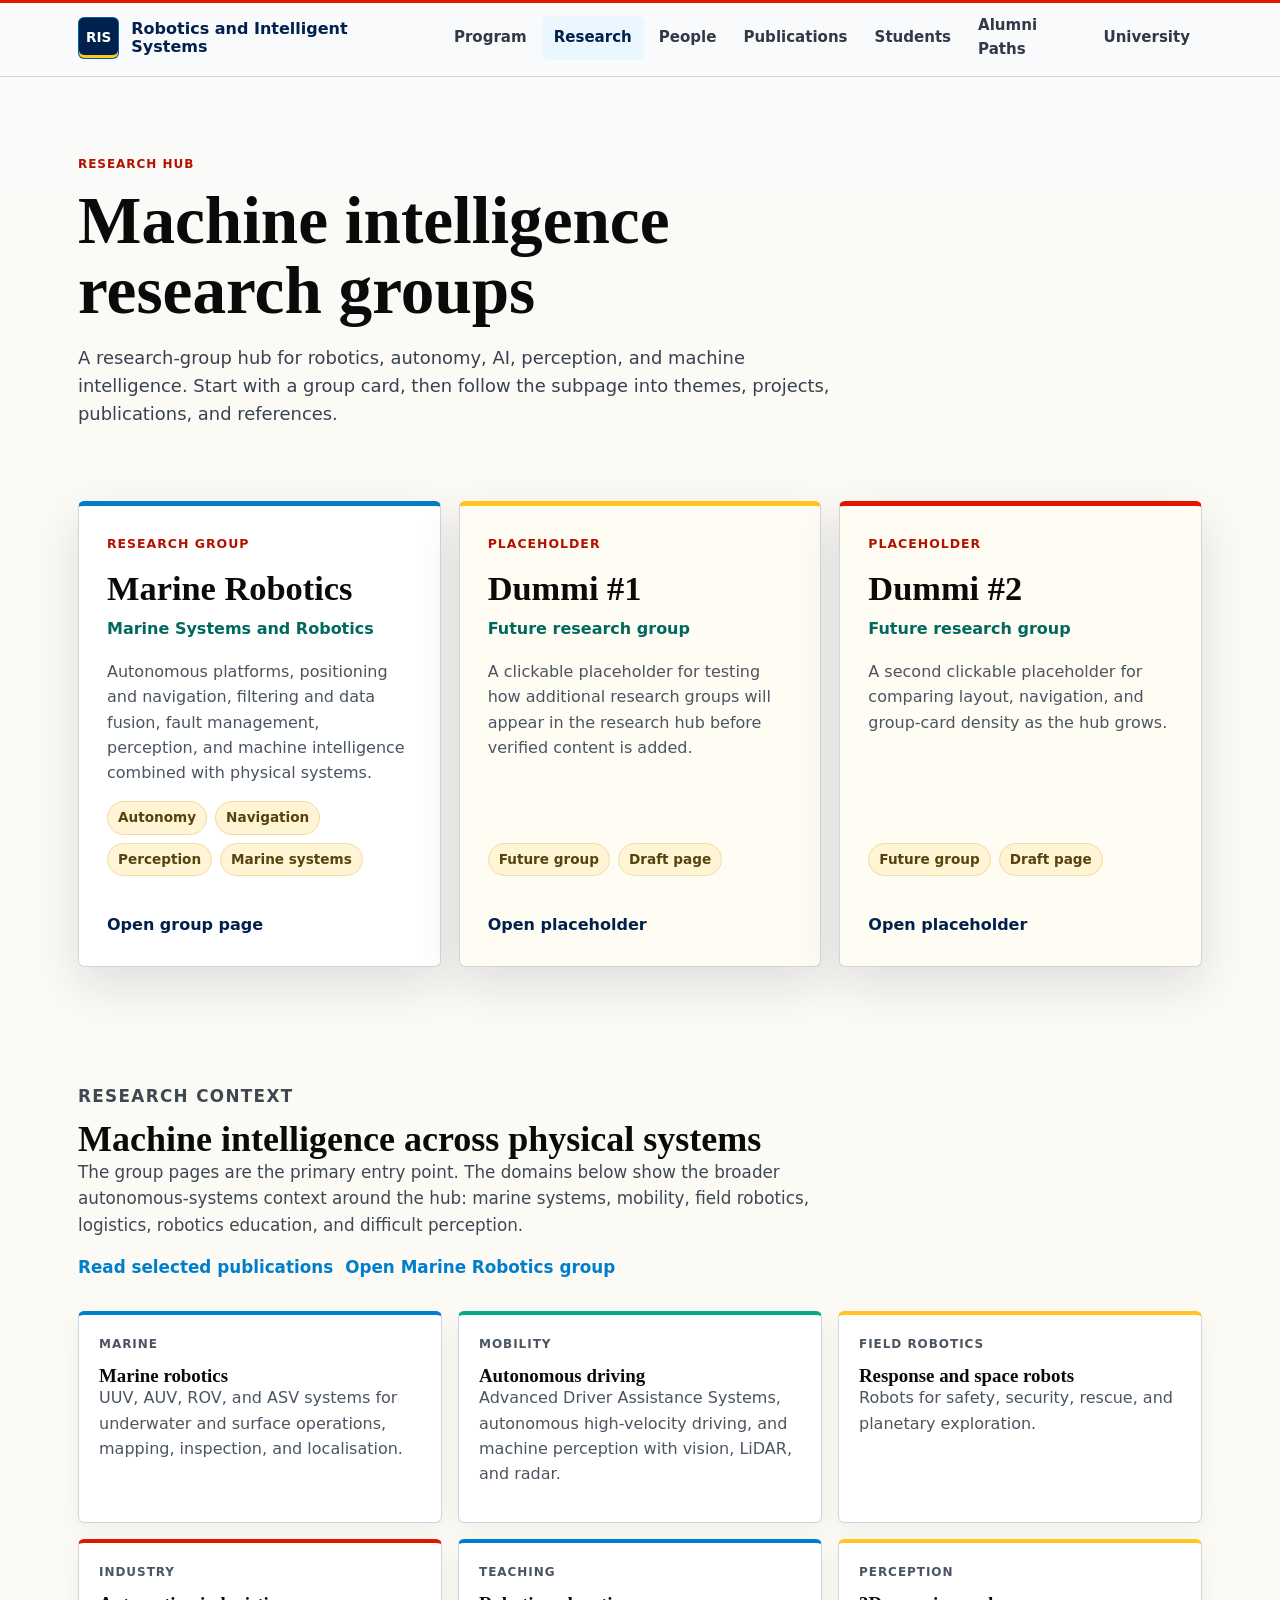
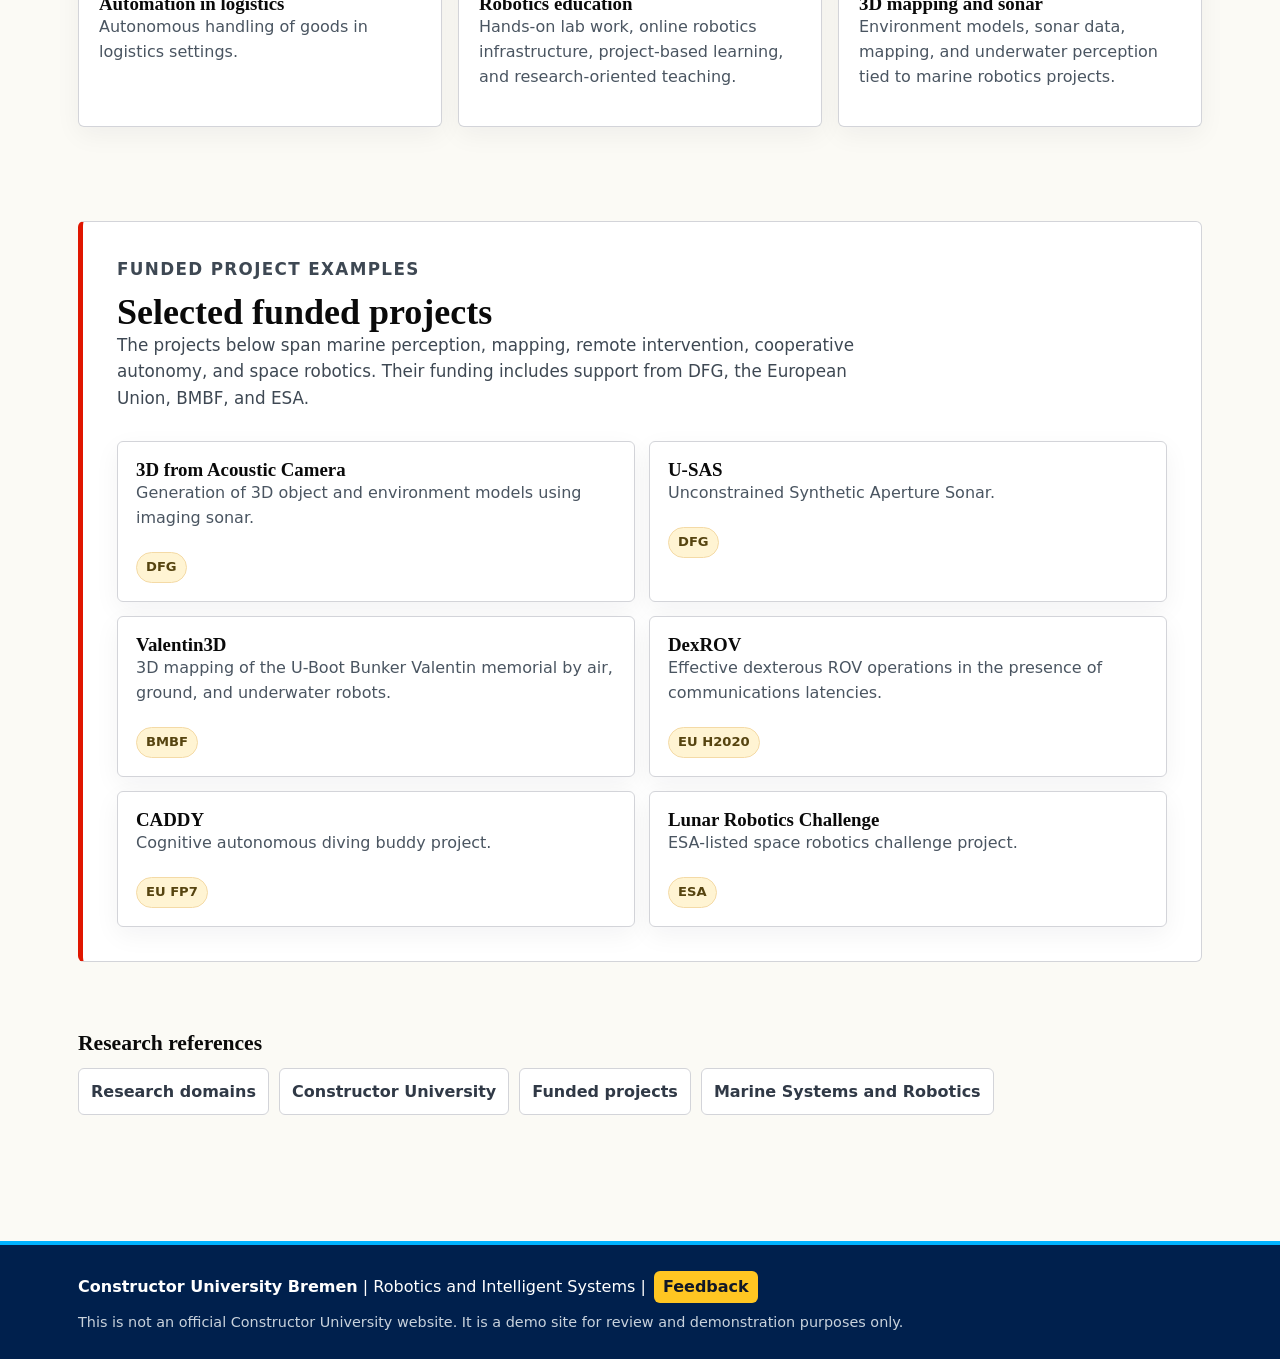
<file: projects.html>
<!doctype html>
<html lang="en">
<head>
  <title>Research | Robotics and Intelligent Systems</title>
  <meta charset="utf-8">
  <meta name="viewport" content="width=device-width, initial-scale=1">
  <meta name="theme-color" content="#00204D">
  <meta name="description" content="Research groups, machine intelligence themes, and funded project areas connected to Robotics and Intelligent Systems at Constructor University.">
  <meta property="og:title" content="Research | Robotics and Intelligent Systems">
  <meta property="og:description" content="A machine-intelligence-oriented research hub for RIS research groups, domains, and project areas.">
  <meta property="og:type" content="website">
  <link rel="icon" href="data:image/svg+xml,%3Csvg xmlns='http://www.w3.org/2000/svg' viewBox='0 0 32 32'%3E%3Crect width='32' height='32' rx='6' fill='%23008CE2'/%3E%3Cpath d='M7 22V10h7.2c2.7 0 4.5 1.5 4.5 3.8 0 1.7-.9 3-2.3 3.5L20 22h-3.7l-3.1-4.1h-2.8V22H7zm3.4-6.8H14c.8 0 1.3-.5 1.3-1.2s-.5-1.2-1.3-1.2h-3.6v2.4zM22 22V10h3.4v12H22z' fill='white'/%3E%3C/svg%3E">
  <link rel="stylesheet" href="assets/css/styles.css?v=research-grid-20260617">
</head>
<body>
<header class="site-header" role="banner">
  <div class="container header-inner">
    <a class="brand" href="index.html" aria-label="RIS home">
      <span class="brand-mark" aria-hidden="true">RIS</span>
      <span class="brand-text">Robotics and Intelligent Systems</span>
    </a>
    <button class="nav-toggle" aria-expanded="false" aria-controls="site-nav">Menu</button>
    <nav id="site-nav" class="site-nav" role="navigation" aria-label="Primary">
      <a href="index.html">Program</a>
      <a href="projects.html">Research</a>
      <a href="people.html">People</a>
      <a href="publications.html">Publications</a>
      <a href="news.html">Students</a>
      <a href="graduate-paths.html">Alumni Paths</a>
      <a href="https://constructor.university/" target="_blank" rel="noopener">University</a>
    </nav>
  </div>
</header>

<main id="main" class="container page" role="main">
  <section class="page-intro hub-intro">
    <p class="eyebrow">Research Hub</p>
    <h1>Machine intelligence research groups</h1>
    <p>A research-group hub for robotics, autonomy, AI, perception, and machine intelligence. Start with a group card, then follow the subpage into themes, projects, publications, and references.</p>
  </section>

  <section class="section research-directory" aria-label="Research groups">
    <a class="research-card research-card-featured" href="groups/marine-systems-and-robotics.html">
      <span class="research-card-kicker">Research group</span>
      <h2>Marine Robotics</h2>
      <p class="research-card-subtitle">Marine Systems and Robotics</p>
      <p>Autonomous platforms, positioning and navigation, filtering and data fusion, fault management, perception, and machine intelligence combined with physical systems.</p>
      <div class="tag-row">
        <span>Autonomy</span>
        <span>Navigation</span>
        <span>Perception</span>
        <span>Marine systems</span>
      </div>
      <strong>Open group page</strong>
    </a>

    <a class="research-card research-card-placeholder" href="groups/dummi-1.html">
      <span class="research-card-kicker">Placeholder</span>
      <h2>Dummi #1</h2>
      <p class="research-card-subtitle">Future research group</p>
      <p>A clickable placeholder for testing how additional research groups will appear in the research hub before verified content is added.</p>
      <div class="tag-row">
        <span>Future group</span>
        <span>Draft page</span>
      </div>
      <strong>Open placeholder</strong>
    </a>

    <a class="research-card research-card-placeholder" href="groups/dummi-2.html">
      <span class="research-card-kicker">Placeholder</span>
      <h2>Dummi #2</h2>
      <p class="research-card-subtitle">Future research group</p>
      <p>A second clickable placeholder for comparing layout, navigation, and group-card density as the hub grows.</p>
      <div class="tag-row">
        <span>Future group</span>
        <span>Draft page</span>
      </div>
      <strong>Open placeholder</strong>
    </a>
  </section>

  <section class="section">
    <div class="section-heading compact">
      <p class="eyebrow">Research Context</p>
      <h2>Machine intelligence across physical systems</h2>
      <p>The group pages are the primary entry point. The domains below show the broader autonomous-systems context around the hub: marine systems, mobility, field robotics, logistics, robotics education, and difficult perception.</p>
      <p class="links"><a href="publications.html">Read selected publications</a><a href="groups/marine-systems-and-robotics.html">Open Marine Robotics group</a></p>
    </div>
    <div class="card-grid three">
      <article class="card project-card">
        <p class="eyebrow">Marine</p>
        <h3>Marine robotics</h3>
        <p>UUV, AUV, ROV, and ASV systems for underwater and surface operations, mapping, inspection, and localisation.</p>
      </article>
      <article class="card project-card">
        <p class="eyebrow">Mobility</p>
        <h3>Autonomous driving</h3>
        <p>Advanced Driver Assistance Systems, autonomous high-velocity driving, and machine perception with vision, LiDAR, and radar.</p>
      </article>
      <article class="card project-card">
        <p class="eyebrow">Field Robotics</p>
        <h3>Response and space robots</h3>
        <p>Robots for safety, security, rescue, and planetary exploration.</p>
      </article>
      <article class="card project-card">
        <p class="eyebrow">Industry</p>
        <h3>Automation in logistics</h3>
        <p>Autonomous handling of goods in logistics settings.</p>
      </article>
      <article class="card project-card">
        <p class="eyebrow">Teaching</p>
        <h3>Robotics education</h3>
        <p>Hands-on lab work, online robotics infrastructure, project-based learning, and research-oriented teaching.</p>
      </article>
      <article class="card project-card">
        <p class="eyebrow">Perception</p>
        <h3>3D mapping and sonar</h3>
        <p>Environment models, sonar data, mapping, and underwater perception tied to marine robotics projects.</p>
      </article>
    </div>
  </section>

  <section class="band inset">
    <div class="section-heading compact">
      <p class="eyebrow">Funded Project Examples</p>
      <h2>Selected funded projects</h2>
      <p>The projects below span marine perception, mapping, remote intervention, cooperative autonomy, and space robotics. Their funding includes support from DFG, the European Union, BMBF, and ESA.</p>
    </div>
    <div class="project-list">
      <article>
        <h3>3D from Acoustic Camera</h3>
        <p>Generation of 3D object and environment models using imaging sonar.</p>
        <span>DFG</span>
      </article>
      <article>
        <h3>U-SAS</h3>
        <p>Unconstrained Synthetic Aperture Sonar.</p>
        <span>DFG</span>
      </article>
      <article>
        <h3>Valentin3D</h3>
        <p>3D mapping of the U-Boot Bunker Valentin memorial by air, ground, and underwater robots.</p>
        <span>BMBF</span>
      </article>
      <article>
        <h3>DexROV</h3>
        <p>Effective dexterous ROV operations in the presence of communications latencies.</p>
        <span>EU H2020</span>
      </article>
      <article>
        <h3>CADDY</h3>
        <p>Cognitive autonomous diving buddy project.</p>
        <span>EU FP7</span>
      </article>
      <article>
        <h3>Lunar Robotics Challenge</h3>
        <p>ESA-listed space robotics challenge project.</p>
        <span>ESA</span>
      </article>
    </div>
  </section>

  <section class="section sources">
    <h2>Research references</h2>
    <div class="link-grid">
      <a href="https://robotics.constructor.university/research/" target="_blank" rel="noopener">Research domains</a>
      <a href="https://constructor.university/" target="_blank" rel="noopener">Constructor University</a>
      <a href="https://robotics.constructor.university/projects/" target="_blank" rel="noopener">Funded projects</a>
      <a href="https://constructor.university/research/school-computer-science-engineering/marine-systems-and-robotics" target="_blank" rel="noopener">Marine Systems and Robotics</a>
    </div>
  </section>
</main>

<footer class="site-footer" role="contentinfo">
  <div class="container footer-inner">
    <p><strong><a href="https://constructor.university/" target="_blank" rel="noopener">Constructor University Bremen</a></strong> | Robotics and Intelligent Systems | <a class="footer-feedback-link" href="feedback.html">Feedback</a></p>
    <p class="site-disclaimer">This is not an official Constructor University website. It is a demo site for review and demonstration purposes only.</p>
  </div>
</footer>
<script src="assets/js/reviewed-data.js"></script>
<script src="assets/js/main.js"></script>
</body>
</html>
</file>
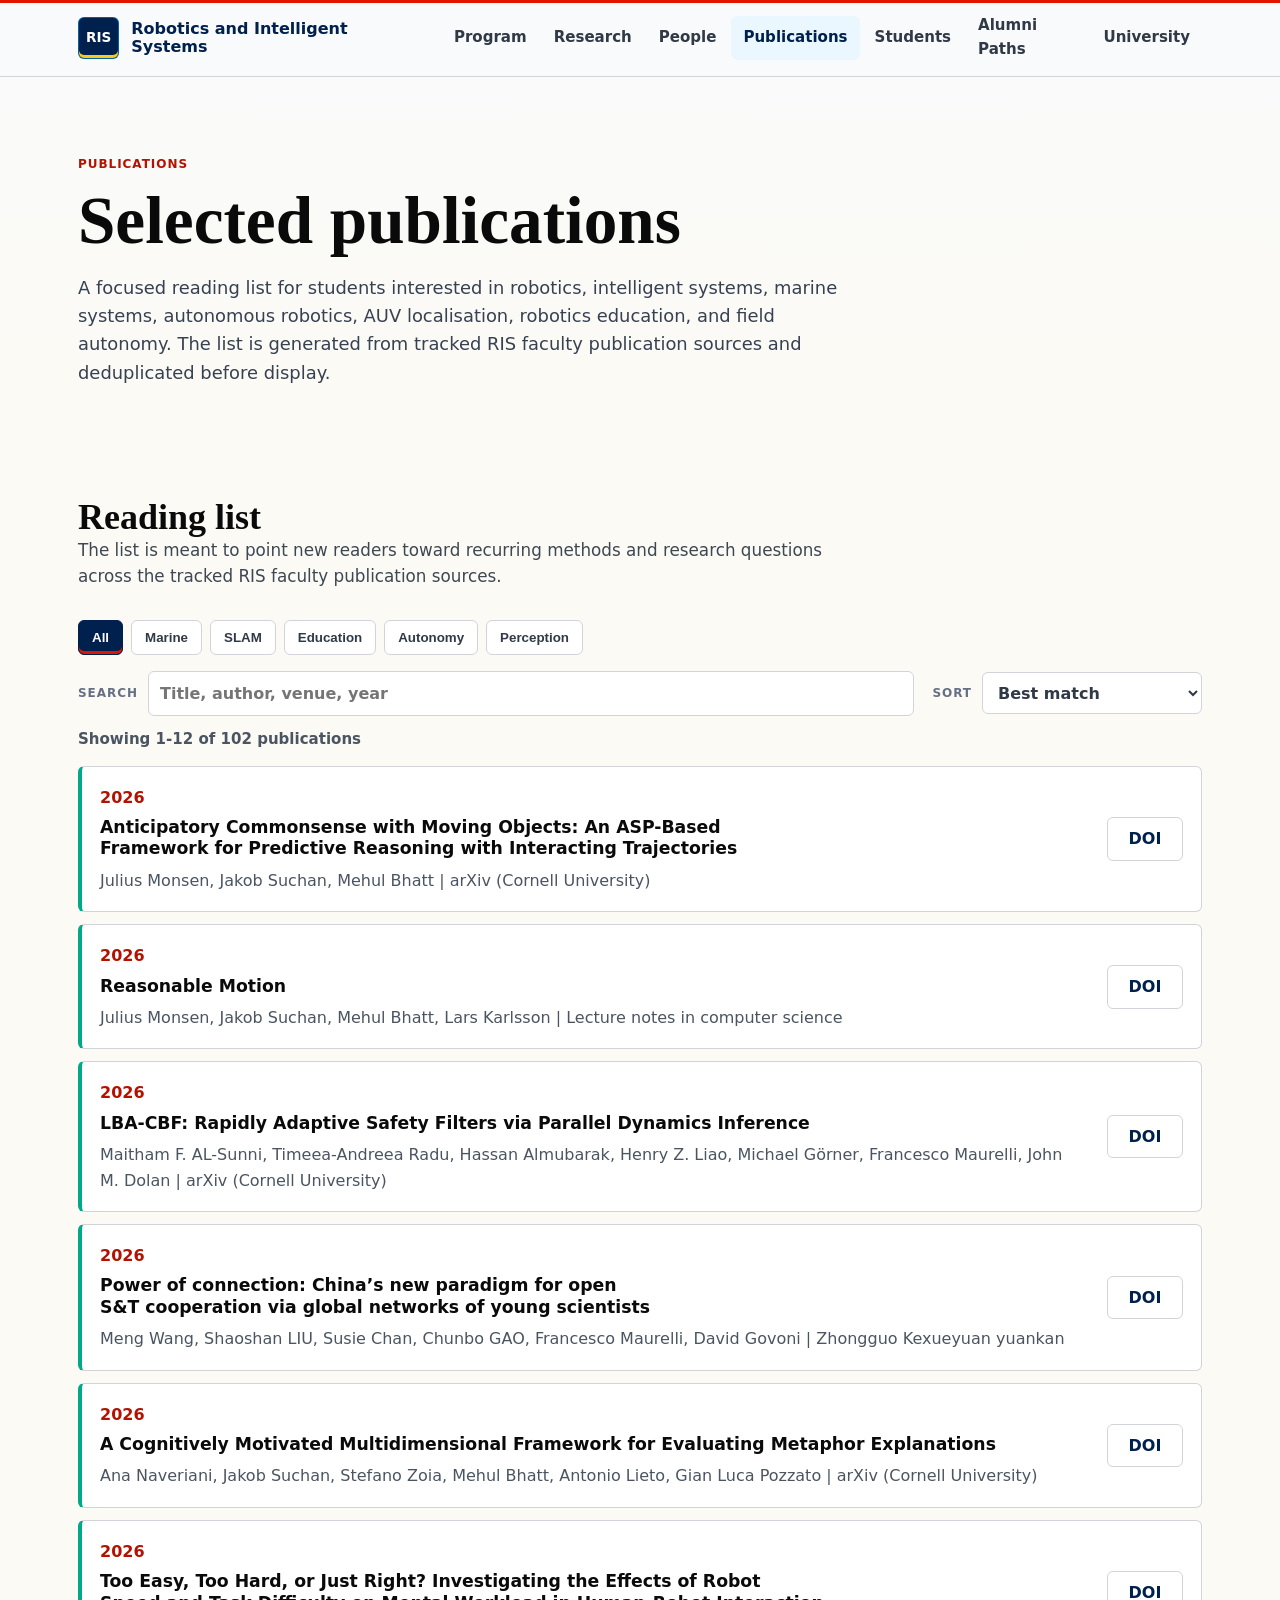
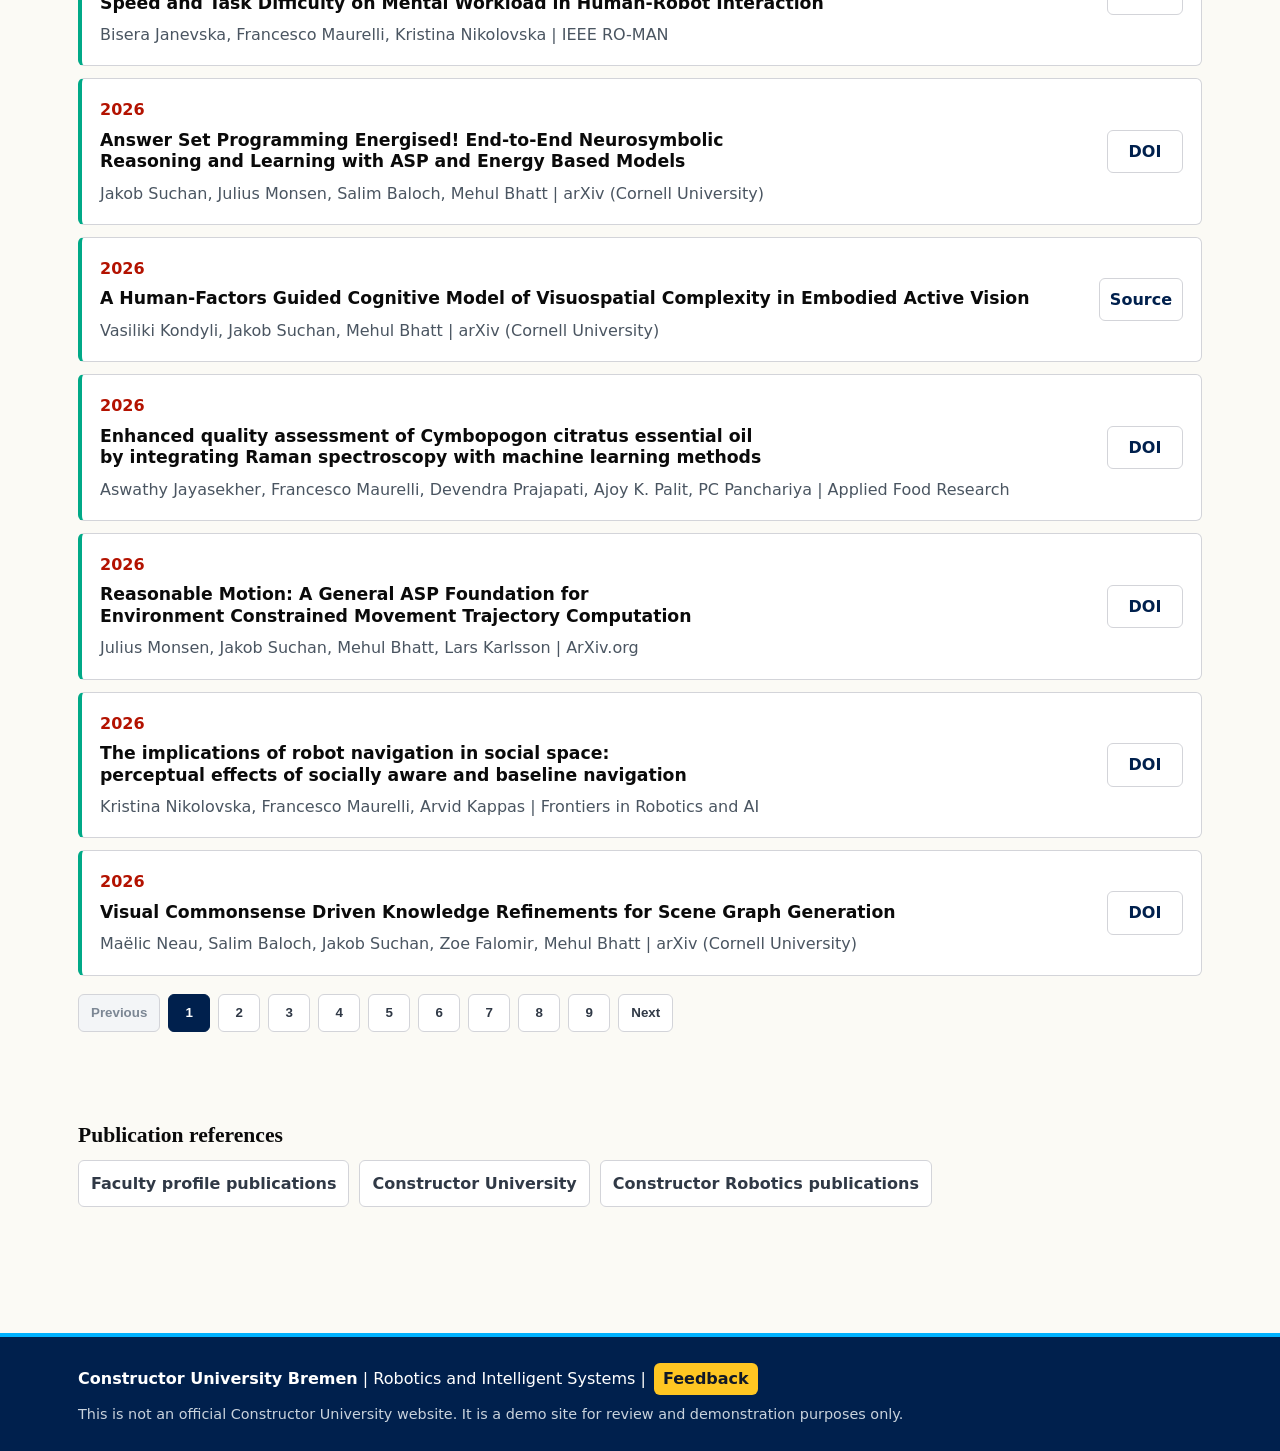
<file: publications.html>
<!doctype html>
<html lang="en">
<head>
  <title>Publications | Robotics and Intelligent Systems</title>
  <meta charset="utf-8">
  <meta name="viewport" content="width=device-width, initial-scale=1">
  <meta name="theme-color" content="#00204D">
  <meta name="description" content="Selected publications connected to Robotics and Intelligent Systems and Marine Systems and Robotics.">
  <meta property="og:title" content="Publications | Robotics and Intelligent Systems">
  <meta property="og:description" content="Selected publications connected to RIS and Marine Systems and Robotics.">
  <meta property="og:type" content="website">
  <link rel="icon" href="data:image/svg+xml,%3Csvg xmlns='http://www.w3.org/2000/svg' viewBox='0 0 32 32'%3E%3Crect width='32' height='32' rx='6' fill='%23008CE2'/%3E%3Cpath d='M7 22V10h7.2c2.7 0 4.5 1.5 4.5 3.8 0 1.7-.9 3-2.3 3.5L20 22h-3.7l-3.1-4.1h-2.8V22H7zm3.4-6.8H14c.8 0 1.3-.5 1.3-1.2s-.5-1.2-1.3-1.2h-3.6v2.4zM22 22V10h3.4v12H22z' fill='white'/%3E%3C/svg%3E">
  <link rel="stylesheet" href="assets/css/styles.css">
</head>
<body>
<header class="site-header" role="banner">
  <div class="container header-inner">
    <a class="brand" href="index.html" aria-label="RIS home">
      <span class="brand-mark" aria-hidden="true">RIS</span>
      <span class="brand-text">Robotics and Intelligent Systems</span>
    </a>
    <button class="nav-toggle" aria-expanded="false" aria-controls="site-nav">Menu</button>
    <nav id="site-nav" class="site-nav" role="navigation" aria-label="Primary">
      <a href="index.html">Program</a>
      <a href="projects.html">Research</a>
      <a href="people.html">People</a>
      <a href="publications.html">Publications</a>
      <a href="news.html">Students</a>
      <a href="graduate-paths.html">Alumni Paths</a>
      <a href="https://constructor.university/" target="_blank" rel="noopener">University</a>
    </nav>
  </div>
</header>

<main id="main" class="container page" role="main">
  <section class="page-intro">
    <p class="eyebrow">Publications</p>
    <h1>Selected publications</h1>
    <p>A focused reading list for students interested in robotics, intelligent systems, marine systems, autonomous robotics, AUV localisation, robotics education, and field autonomy. The list is generated from tracked RIS faculty publication sources and deduplicated before display.</p>
  </section>

  <section class="section">
    <div class="section-heading compact">
      <h2>Reading list</h2>
      <p>The list is meant to point new readers toward recurring methods and research questions across the tracked RIS faculty publication sources.</p>
    </div>

    <div class="filter-bar" aria-label="Publication filters">
      <button class="filter-button active" type="button" data-filter="all" aria-pressed="true">All</button>
      <button class="filter-button" type="button" data-filter="marine" aria-pressed="false">Marine</button>
      <button class="filter-button" type="button" data-filter="slam" aria-pressed="false">SLAM</button>
      <button class="filter-button" type="button" data-filter="education" aria-pressed="false">Education</button>
      <button class="filter-button" type="button" data-filter="autonomy" aria-pressed="false">Autonomy</button>
      <button class="filter-button" type="button" data-filter="perception" aria-pressed="false">Perception</button>
    </div>

    <div class="publication-tools" aria-label="Publication search and sorting">
      <label for="publication-search">Search</label>
      <div class="publication-search-field">
        <input class="publication-search" id="publication-search" type="search" autocomplete="off" aria-autocomplete="list" aria-controls="publication-suggestions" aria-expanded="false" placeholder="Title, author, venue, year">
        <button class="publication-clear" id="publication-clear" type="button" hidden>Clear</button>
        <div class="publication-suggestions" id="publication-suggestions" role="listbox" hidden></div>
      </div>
      <label for="publication-sort">Sort</label>
      <select class="publication-sort" id="publication-sort">
        <option value="relevance">Best match</option>
        <option value="newest">Newest first</option>
        <option value="oldest">Oldest first</option>
        <option value="title">Title A-Z</option>
        <option value="author">Author A-Z</option>
      </select>
    </div>

    <p class="pub-summary" id="publication-summary" aria-live="polite"></p>

    <div class="pubs" id="publication-list" aria-live="polite">
      <noscript>
        <p>Publication entries require JavaScript to render.</p>
      </noscript>
    </div>

    <nav class="pagination" id="publication-pagination" aria-label="Publication pages" hidden></nav>
  </section>

  <section class="section sources">
    <h2>Publication references</h2>
    <div class="link-grid">
      <a href="https://constructor.university/faculty-member/prof-dr-francesco-maurelli" target="_blank" rel="noopener">Faculty profile publications</a>
      <a href="https://constructor.university/" target="_blank" rel="noopener">Constructor University</a>
      <a href="https://robotics.constructor.university/publications/" target="_blank" rel="noopener">Constructor Robotics publications</a>
    </div>
  </section>
</main>

<footer class="site-footer" role="contentinfo">
  <div class="container footer-inner">
    <p><strong><a href="https://constructor.university/" target="_blank" rel="noopener">Constructor University Bremen</a></strong> | Robotics and Intelligent Systems | <a class="footer-feedback-link" href="feedback.html">Feedback</a></p>
    <p class="site-disclaimer">This is not an official Constructor University website. It is a demo site for review and demonstration purposes only.</p>
  </div>
</footer>
<script src="assets/js/reviewed-data.js"></script>
<script src="assets/js/generated-publications.js"></script>
<script src="assets/js/main.js"></script>
</body>
</html>
</file>
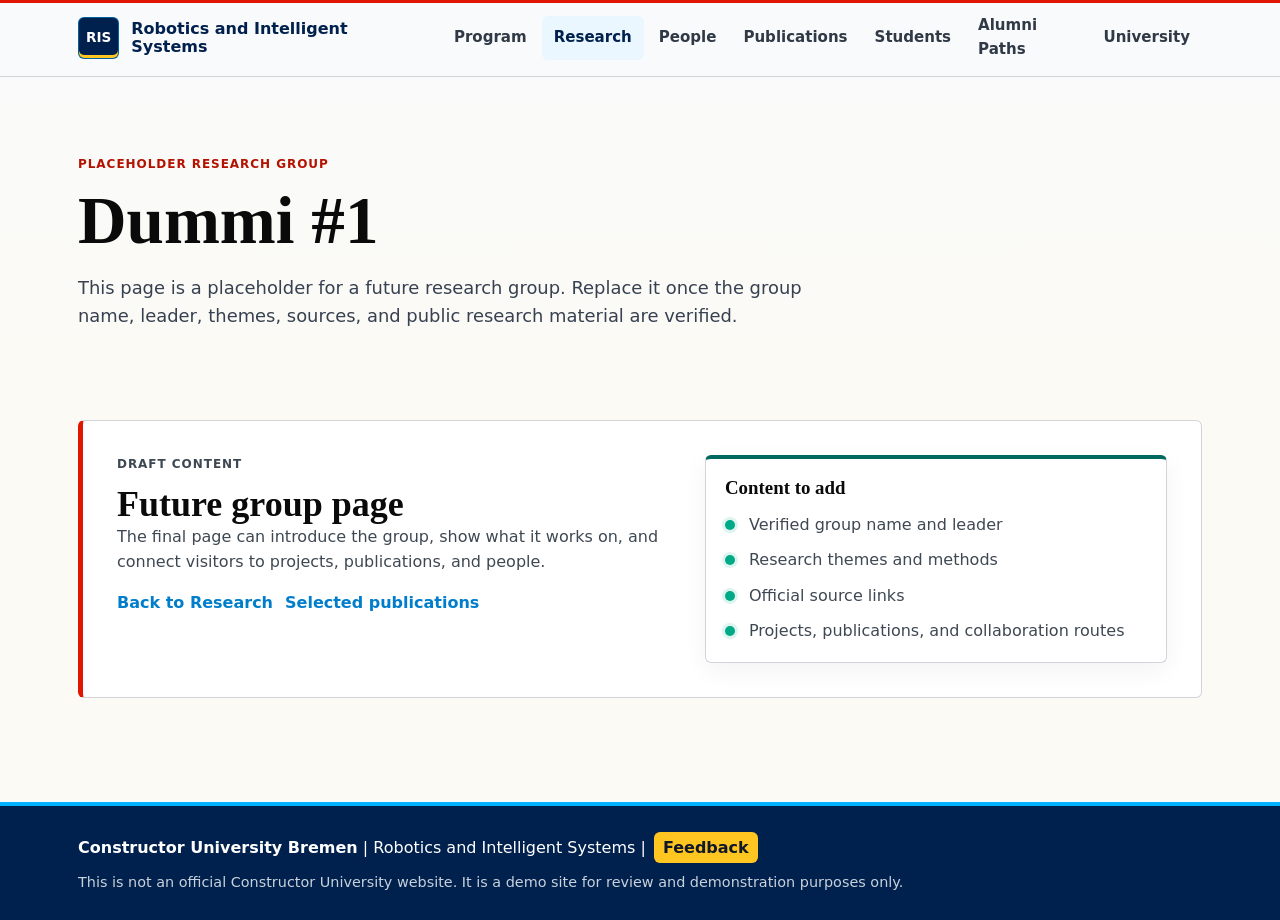
<file: groups/dummi-1.html>
<!doctype html>
<html lang="en">
<head>
  <title>Dummi #1 | Research</title>
  <meta charset="utf-8">
  <meta name="viewport" content="width=device-width, initial-scale=1">
  <meta name="theme-color" content="#00204D">
  <meta name="description" content="Placeholder research-group page for the Research hub.">
  <meta property="og:title" content="Dummi #1 | Research">
  <meta property="og:description" content="Placeholder research-group page for future verified content.">
  <meta property="og:type" content="website">
  <link rel="icon" href="data:image/svg+xml,%3Csvg xmlns='http://www.w3.org/2000/svg' viewBox='0 0 32 32'%3E%3Crect width='32' height='32' rx='6' fill='%23008CE2'/%3E%3Cpath d='M8 10h16v2H8zm0 5h16v2H8zm0 5h10v2H8z' fill='white'/%3E%3C/svg%3E">
  <link rel="stylesheet" href="../assets/css/styles.css">
</head>
<body>
<header class="site-header" role="banner">
  <div class="container header-inner">
    <a href="../index.html" class="brand">
      <span class="brand-mark" aria-hidden="true">RIS</span>
      <span class="brand-text">Robotics and Intelligent Systems</span>
    </a>
    <button class="nav-toggle" aria-expanded="false" aria-controls="site-nav">Menu</button>
    <nav id="site-nav" class="site-nav" role="navigation" aria-label="Primary">
      <a href="../index.html">Program</a>
      <a href="../projects.html" aria-current="page">Research</a>
      <a href="../people.html">People</a>
      <a href="../publications.html">Publications</a>
      <a href="../news.html">Students</a>
      <a href="../graduate-paths.html">Alumni Paths</a>
      <a href="https://constructor.university/" target="_blank" rel="noopener">University</a>
    </nav>
  </div>
</header>

<main id="main" class="container page" role="main">
  <section class="page-intro">
    <p class="eyebrow">Placeholder Research Group</p>
    <h1>Dummi #1</h1>
    <p>This page is a placeholder for a future research group. Replace it once the group name, leader, themes, sources, and public research material are verified.</p>
  </section>

  <section class="band inset">
    <div class="split">
      <div>
        <p class="eyebrow">Draft Content</p>
        <h2>Future group page</h2>
        <p>The final page can introduce the group, show what it works on, and connect visitors to projects, publications, and people.</p>
        <p class="links">
          <a href="../projects.html">Back to Research</a>
          <a href="../publications.html">Selected publications</a>
        </p>
      </div>
      <div class="callout">
        <h3>Content to add</h3>
        <ul class="check-list">
          <li>Verified group name and leader</li>
          <li>Research themes and methods</li>
          <li>Official source links</li>
          <li>Projects, publications, and collaboration routes</li>
        </ul>
      </div>
    </div>
  </section>
</main>

<footer class="site-footer" role="contentinfo">
  <div class="container footer-inner">
    <p><strong><a href="https://constructor.university/" target="_blank" rel="noopener">Constructor University Bremen</a></strong> | Robotics and Intelligent Systems | <a class="footer-feedback-link" href="../feedback.html">Feedback</a></p>
    <p class="site-disclaimer">This is not an official Constructor University website. It is a demo site for review and demonstration purposes only.</p>
  </div>
</footer>
<script src="../assets/js/reviewed-data.js"></script>
<script src="../assets/js/main.js"></script>
</body>
</html>
</file>
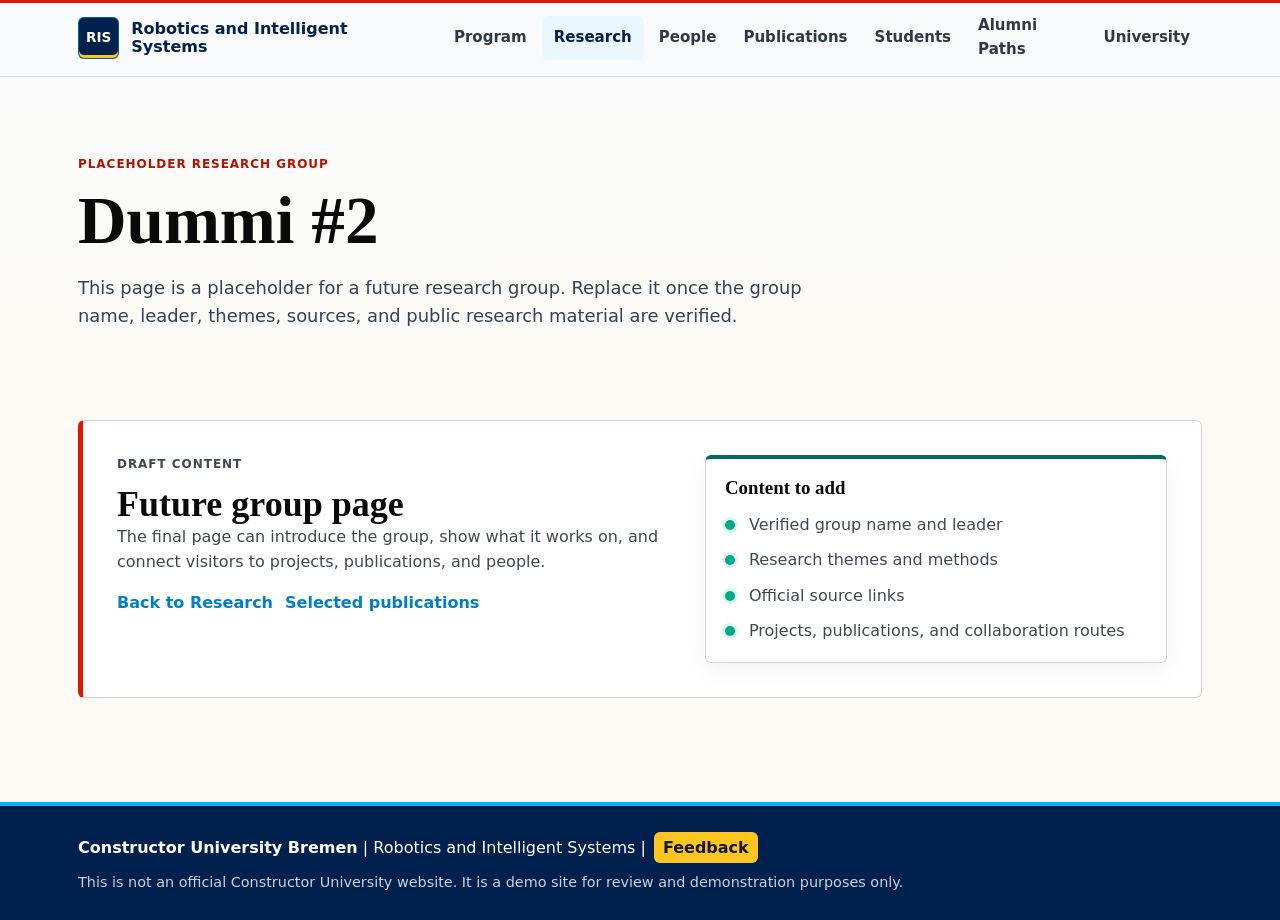
<file: groups/dummi-2.html>
<!doctype html>
<html lang="en">
<head>
  <title>Dummi #2 | Research</title>
  <meta charset="utf-8">
  <meta name="viewport" content="width=device-width, initial-scale=1">
  <meta name="theme-color" content="#00204D">
  <meta name="description" content="Placeholder research-group page for the Research hub.">
  <meta property="og:title" content="Dummi #2 | Research">
  <meta property="og:description" content="Placeholder research-group page for future verified content.">
  <meta property="og:type" content="website">
  <link rel="icon" href="data:image/svg+xml,%3Csvg xmlns='http://www.w3.org/2000/svg' viewBox='0 0 32 32'%3E%3Crect width='32' height='32' rx='6' fill='%23008CE2'/%3E%3Cpath d='M8 10h16v2H8zm0 5h16v2H8zm0 5h10v2H8z' fill='white'/%3E%3C/svg%3E">
  <link rel="stylesheet" href="../assets/css/styles.css">
</head>
<body>
<header class="site-header" role="banner">
  <div class="container header-inner">
    <a href="../index.html" class="brand">
      <span class="brand-mark" aria-hidden="true">RIS</span>
      <span class="brand-text">Robotics and Intelligent Systems</span>
    </a>
    <button class="nav-toggle" aria-expanded="false" aria-controls="site-nav">Menu</button>
    <nav id="site-nav" class="site-nav" role="navigation" aria-label="Primary">
      <a href="../index.html">Program</a>
      <a href="../projects.html" aria-current="page">Research</a>
      <a href="../people.html">People</a>
      <a href="../publications.html">Publications</a>
      <a href="../news.html">Students</a>
      <a href="../graduate-paths.html">Alumni Paths</a>
      <a href="https://constructor.university/" target="_blank" rel="noopener">University</a>
    </nav>
  </div>
</header>

<main id="main" class="container page" role="main">
  <section class="page-intro">
    <p class="eyebrow">Placeholder Research Group</p>
    <h1>Dummi #2</h1>
    <p>This page is a placeholder for a future research group. Replace it once the group name, leader, themes, sources, and public research material are verified.</p>
  </section>

  <section class="band inset">
    <div class="split">
      <div>
        <p class="eyebrow">Draft Content</p>
        <h2>Future group page</h2>
        <p>The final page can introduce the group, show what it works on, and connect visitors to projects, publications, and people.</p>
        <p class="links">
          <a href="../projects.html">Back to Research</a>
          <a href="../publications.html">Selected publications</a>
        </p>
      </div>
      <div class="callout">
        <h3>Content to add</h3>
        <ul class="check-list">
          <li>Verified group name and leader</li>
          <li>Research themes and methods</li>
          <li>Official source links</li>
          <li>Projects, publications, and collaboration routes</li>
        </ul>
      </div>
    </div>
  </section>
</main>

<footer class="site-footer" role="contentinfo">
  <div class="container footer-inner">
    <p><strong><a href="https://constructor.university/" target="_blank" rel="noopener">Constructor University Bremen</a></strong> | Robotics and Intelligent Systems | <a class="footer-feedback-link" href="../feedback.html">Feedback</a></p>
    <p class="site-disclaimer">This is not an official Constructor University website. It is a demo site for review and demonstration purposes only.</p>
  </div>
</footer>
<script src="../assets/js/reviewed-data.js"></script>
<script src="../assets/js/main.js"></script>
</body>
</html>
</file>
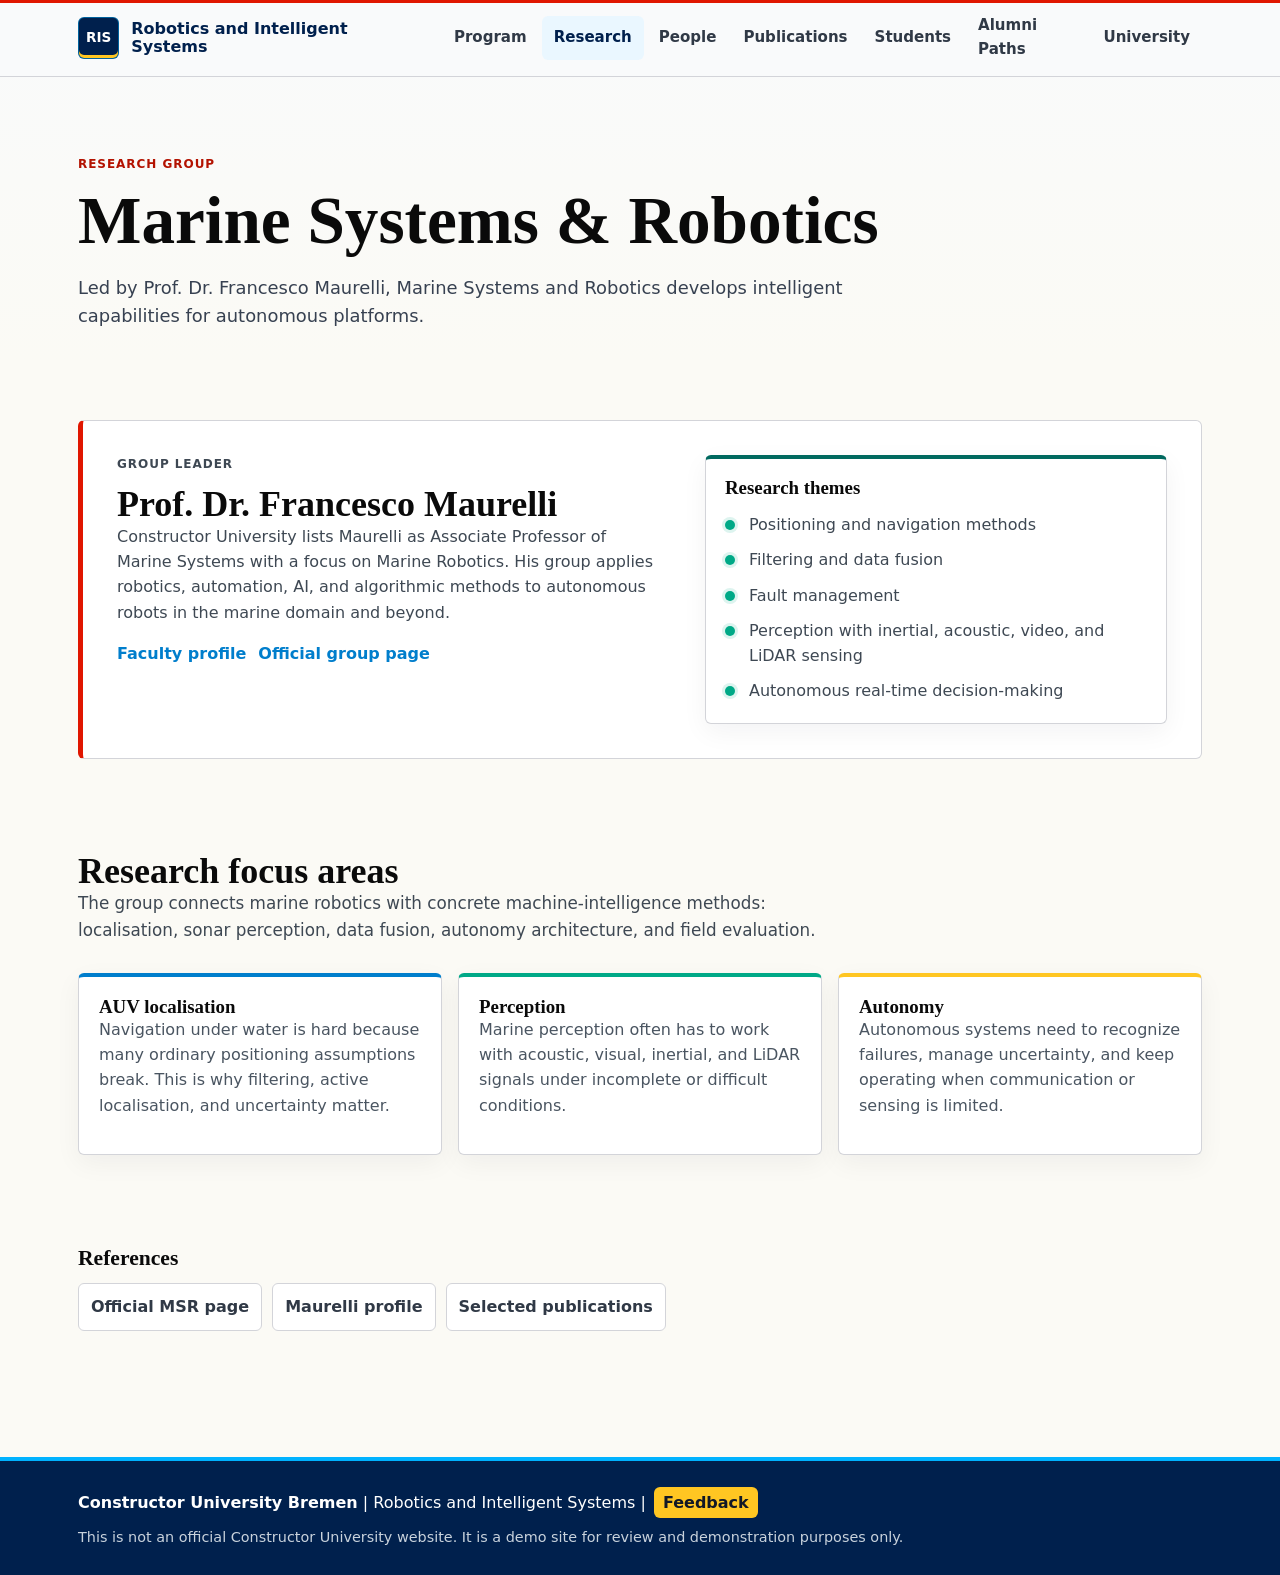
<file: groups/marine-systems-and-robotics.html>
<!doctype html>
<html lang="en">
<head>
  <title>Marine Systems &amp; Robotics | Robotics and Intelligent Systems</title>
  <meta charset="utf-8">
  <meta name="viewport" content="width=device-width, initial-scale=1">
  <meta name="theme-color" content="#00204D">
  <meta name="description" content="Marine Systems and Robotics group at Constructor University, led by Prof. Dr. Francesco Maurelli.">
  <meta property="og:title" content="Marine Systems &amp; Robotics | Robotics and Intelligent Systems">
  <meta property="og:description" content="Autonomy, positioning, navigation, and perception in the marine domain led by Prof. Francesco Maurelli.">
  <meta property="og:type" content="website">
  <link rel="icon" href="data:image/svg+xml,%3Csvg xmlns='http://www.w3.org/2000/svg' viewBox='0 0 32 32'%3E%3Crect width='32' height='32' rx='6' fill='%23008CE2'/%3E%3Cpath d='M8 10h16v2H8zm0 5h16v2H8zm0 5h10v2H8z' fill='white'/%3E%3C/svg%3E">
  <link rel="stylesheet" href="../assets/css/styles.css">
</head>
<body>
<header class="site-header" role="banner">
  <div class="container header-inner">
    <a href="../index.html" class="brand">
      <span class="brand-mark" aria-hidden="true">RIS</span>
      <span class="brand-text">Robotics and Intelligent Systems</span>
    </a>
    <button class="nav-toggle" aria-expanded="false" aria-controls="site-nav">Menu</button>
    <nav id="site-nav" class="site-nav" role="navigation" aria-label="Primary">
      <a href="../index.html">Program</a>
      <a href="../projects.html" aria-current="page">Research</a>
      <a href="../people.html">People</a>
      <a href="../publications.html">Publications</a>
      <a href="../news.html">Students</a>
      <a href="../graduate-paths.html">Alumni Paths</a>
      <a href="https://constructor.university/" target="_blank" rel="noopener">University</a>
    </nav>
  </div>
</header>

<main id="main" class="container page" role="main">
  <section class="page-intro">
    <p class="eyebrow">Research Group</p>
    <h1>Marine Systems &amp; Robotics</h1>
    <p>Led by Prof. Dr. Francesco Maurelli, Marine Systems and Robotics develops intelligent capabilities for autonomous platforms.</p>
  </section>

  <section class="band inset">
    <div class="split">
      <div>
        <p class="eyebrow">Group Leader</p>
        <h2>Prof. Dr. Francesco Maurelli</h2>
        <p>Constructor University lists Maurelli as Associate Professor of Marine Systems with a focus on Marine Robotics. His group applies robotics, automation, AI, and algorithmic methods to autonomous robots in the marine domain and beyond.</p>
        <p class="links">
          <a href="https://constructor.university/faculty-member/prof-dr-francesco-maurelli" target="_blank" rel="noopener">Faculty profile</a>
          <a href="https://constructor.university/research/school-computer-science-engineering/marine-systems-and-robotics" target="_blank" rel="noopener">Official group page</a>
        </p>
      </div>
      <div class="callout">
        <h3>Research themes</h3>
        <ul class="check-list">
          <li>Positioning and navigation methods</li>
          <li>Filtering and data fusion</li>
          <li>Fault management</li>
          <li>Perception with inertial, acoustic, video, and LiDAR sensing</li>
          <li>Autonomous real-time decision-making</li>
        </ul>
      </div>
    </div>
  </section>

  <section class="section">
    <div class="section-heading compact">
      <h2>Research focus areas</h2>
      <p>The group connects marine robotics with concrete machine-intelligence methods: localisation, sonar perception, data fusion, autonomy architecture, and field evaluation.</p>
    </div>
    <div class="card-grid three">
      <article class="card project-card">
        <h3>AUV localisation</h3>
        <p>Navigation under water is hard because many ordinary positioning assumptions break. This is why filtering, active localisation, and uncertainty matter.</p>
      </article>
      <article class="card project-card">
        <h3>Perception</h3>
        <p>Marine perception often has to work with acoustic, visual, inertial, and LiDAR signals under incomplete or difficult conditions.</p>
      </article>
      <article class="card project-card">
        <h3>Autonomy</h3>
        <p>Autonomous systems need to recognize failures, manage uncertainty, and keep operating when communication or sensing is limited.</p>
      </article>
    </div>
  </section>

  <section class="section sources">
    <h2>References</h2>
    <div class="link-grid">
      <a href="https://constructor.university/research/school-computer-science-engineering/marine-systems-and-robotics" target="_blank" rel="noopener">Official MSR page</a>
      <a href="https://constructor.university/faculty-member/prof-dr-francesco-maurelli" target="_blank" rel="noopener">Maurelli profile</a>
      <a href="../publications.html">Selected publications</a>
    </div>
  </section>
</main>
<footer class="site-footer" role="contentinfo">
  <div class="container footer-inner">
    <p><strong><a href="https://constructor.university/" target="_blank" rel="noopener">Constructor University Bremen</a></strong> | Robotics and Intelligent Systems | <a class="footer-feedback-link" href="../feedback.html">Feedback</a></p>
    <p class="site-disclaimer">This is not an official Constructor University website. It is a demo site for review and demonstration purposes only.</p>
  </div>
</footer>
<script src="../assets/js/reviewed-data.js"></script>
<script src="../assets/js/main.js"></script>
</body>
</html>
</file>
<file: assets/css/styles.css>
:root{
  --constructor-navy:#00204D;
  --constructor-navy-deep:#001A3E;
  --constructor-red:#E01600;
  --constructor-red-deep:#B31200;
  --constructor-yellow:#FFC622;
  --constructor-sky:#00B2FF;
  --constructor-teal:#00A987;
  --navy:#00204D;
  --navy-2:#001A3E;
  --ink:#0A0A0A;
  --graphite:#303946;
  --muted:#667085;
  --paper:#FBFAF5;
  --surface:#FFFFFF;
  --surface-soft:#F5F1E8;
  --line:#D3D4D9;
  --blue:#007ECC;
  --green:#00695F;
  --gold:#B89145;
  --oxblood:#B31200;
  --shadow:0 18px 48px rgba(17,24,39,.12);
  --page-gutter:28px;
}

*{box-sizing:border-box}
html{scroll-behavior:smooth}
body{
  margin:0;
  background:linear-gradient(180deg,#F9FAFB 0,#FBFAF5 360px);
  color:var(--ink);
  font-family:Inter,Aptos,system-ui,-apple-system,Segoe UI,Roboto,Arial,sans-serif;
  line-height:1.58;
}
a{color:var(--blue);text-decoration:none}
a:hover{text-decoration:underline}
p{margin:0 0 1rem}
h1,h2,h3{
  margin:0;
  color:var(--ink);
  font-family:Georgia,"Times New Roman",serif;
  font-weight:700;
  line-height:1.04;
  letter-spacing:0;
  text-wrap:balance;
}
h1{font-size:4.9rem;max-width:880px}
h2{font-size:2.25rem}
h3{font-size:1.18rem}
ul{margin-top:.4rem}
.container{max-width:1180px;margin:0 auto;padding:0 var(--page-gutter)}

.site-header{
  position:sticky;
  top:0;
  z-index:30;
  background:rgba(249,250,251,.96);
  border-bottom:1px solid var(--line);
  box-shadow:inset 0 3px 0 var(--constructor-red);
  backdrop-filter:blur(16px);
}
.header-inner{
  min-height:76px;
  display:flex;
  align-items:center;
  gap:18px;
}
.brand{
  display:flex;
  align-items:center;
  gap:12px;
  color:var(--navy);
  font-weight:760;
}
.brand:hover{text-decoration:none}
.brand-mark{
  display:inline-grid;
  place-items:center;
  width:42px;
  height:42px;
  border:1px solid rgba(0,178,255,.45);
  border-radius:6px;
  background:var(--navy);
  color:#fff;
  font-size:.85rem;
  font-weight:840;
  box-shadow:inset 0 -3px 0 var(--constructor-yellow);
}
.brand-text{font-size:1rem;line-height:1.15}
.site-nav{
  margin-left:auto;
  display:flex;
  align-items:center;
  gap:3px;
}
.site-nav a{
  color:var(--graphite);
  font-size:.94rem;
  font-weight:700;
  padding:10px 12px;
  border-radius:6px;
}
.site-nav a:hover,
.site-nav a[aria-current="page"]{
  background:#EAF7FF;
  color:var(--navy);
  text-decoration:none;
}
.nav-toggle{
  display:none;
  margin-left:auto;
  border:1px solid var(--line);
  background:var(--surface);
  color:var(--navy);
  border-radius:6px;
  padding:9px 12px;
  font-weight:750;
}

.hero{
  position:relative;
  min-height:540px;
  display:grid;
  align-items:center;
  background:var(--navy);
  border-bottom:4px solid var(--constructor-yellow);
  box-shadow:inset 0 6px 0 var(--constructor-sky);
}
.hero::after{
  content:"";
  position:absolute;
  inset:auto 0 0;
  height:1px;
  background:rgba(255,255,255,.18);
}
.hero-scrim{display:none}
.hero-content{
  position:relative;
  padding-top:92px;
  padding-bottom:78px;
}
.hero .eyebrow{color:var(--constructor-yellow)}
.hero h1{color:#fff}
.hero .lede{
  max-width:720px;
  color:#E7EDF4;
  font-size:1.28rem;
}
.eyebrow{
  margin:0 0 12px;
  color:var(--oxblood);
  font-size:.75rem;
  font-weight:840;
  letter-spacing:.08em;
  text-transform:uppercase;
}
.lede{
  color:#364252;
  font-size:1.16rem;
}
.cta-row{
  display:flex;
  flex-wrap:wrap;
  gap:12px;
  margin-top:28px;
}
.btn{
  display:inline-flex;
  align-items:center;
  justify-content:center;
  min-height:44px;
  padding:11px 18px;
  border-radius:6px;
  border:1px solid var(--line);
  font-weight:800;
}
.btn:hover{text-decoration:none}
.btn-primary{
  color:#111827;
  background:var(--constructor-yellow);
  border-color:var(--constructor-yellow);
}
.btn-primary:hover{background:#FFCC38}
.btn-secondary{
  color:#fff;
  background:transparent;
  border-color:rgba(255,255,255,.45);
}
.btn-secondary:hover{background:rgba(255,255,255,.1)}
.band .btn-secondary,
.section .btn-secondary{
  color:var(--navy);
  background:#fff;
  border-color:var(--line);
}
.band .btn-secondary:hover,
.section .btn-secondary:hover{
  background:#EAF7FF;
}

.page{
  padding-top:68px;
  padding-bottom:24px;
}
.page-intro{
  padding:10px 0 38px;
  max-width:900px;
}
.page-intro h1{
  max-width:960px;
  font-size:4.2rem;
}
.page-intro p:last-child{
  margin-top:18px;
  max-width:780px;
  color:#374151;
  font-size:1.12rem;
}

.section{
  padding-top:58px;
  padding-bottom:58px;
}
.section-heading{
  max-width:820px;
  margin-bottom:30px;
}
.section-heading p{
  color:#3E4853;
  font-size:1.05rem;
}
.section-heading.compact{max-width:780px}
.band{
  background:#F5F1E8;
  border-top:1px solid var(--line);
  border-bottom:1px solid var(--line);
  padding:68px 0;
}
.band.inset{
  border:1px solid var(--line);
  border-left:5px solid var(--constructor-red);
  border-radius:6px;
  padding:34px;
  margin:36px 0;
  background:#fff;
}
.split{
  display:grid;
  grid-template-columns:minmax(0,1.02fr) minmax(300px,.86fr);
  gap:40px;
  align-items:start;
}
.split p{color:#3E4853}

.stat-grid{
  display:grid;
  grid-template-columns:repeat(4,1fr);
  gap:14px;
}
.stat-card,
.card,
.feature-list article,
.callout,
.project-list article{
  border:1px solid var(--line);
  border-radius:6px;
  background:var(--surface);
  box-shadow:0 8px 26px rgba(17,24,39,.05);
}
.stat-card{padding:20px}
.stat-value{
  display:block;
  color:var(--navy);
  font-family:Georgia,"Times New Roman",serif;
  font-size:1.9rem;
  font-weight:700;
  line-height:1.08;
}
.stat-label{
  display:block;
  margin-top:8px;
  color:var(--muted);
}

.feature-list{display:grid;gap:12px}
.feature-list article,
.callout{padding:19px}
.feature-list p,
.callout p{color:#3E4853}
.callout{border-top:4px solid var(--green)}

.card-grid{
  display:grid;
  grid-template-columns:repeat(auto-fit,minmax(250px,1fr));
  gap:16px;
}
.card-grid.three{grid-template-columns:repeat(3,1fr)}
.card{padding:20px}
.card p{color:#4A5561}
.project-card{border-top:4px solid var(--blue)}
.project-card:nth-child(2n){border-top-color:var(--constructor-teal)}
.project-card:nth-child(3n){border-top-color:var(--constructor-yellow)}
.project-card:nth-child(4n){border-top-color:var(--constructor-red)}

.people-grid{
  display:grid;
  grid-template-columns:1fr;
  gap:18px;
}
.person-card{
  border:1px solid var(--line);
  border-left:5px solid var(--navy);
  border-radius:6px;
  overflow:hidden;
  background:#fff;
  box-shadow:var(--shadow);
}
.person-body{padding:28px}
.role{
  color:var(--green);
  font-weight:740;
}
.tag-row{
  display:flex;
  flex-wrap:wrap;
  gap:8px;
  margin:16px 0 18px;
}
.tag-row span,
.badge{
  border:1px solid #F4DAA6;
  background:#FFF4D3;
  color:#564410;
  border-radius:999px;
  padding:5px 10px;
  font-size:.85rem;
  font-weight:720;
}
.links{
  display:flex;
  flex-wrap:wrap;
  gap:12px;
  margin:0;
}
.links a,
.link-grid a,
.pub-card>a,
.timeline-item a{font-weight:760}

.check-list{
  list-style:none;
  padding:0;
  margin:14px 0 0;
  display:grid;
  gap:10px;
}
.check-list li{
  position:relative;
  padding-left:24px;
  color:#3E4853;
}
.check-list li::before{
  content:"";
  position:absolute;
  left:0;
  top:.5em;
  width:10px;
  height:10px;
  border-radius:50%;
  background:var(--constructor-teal);
  box-shadow:0 0 0 3px #DDF4EF;
}

.project-list{
  display:grid;
  grid-template-columns:repeat(2,1fr);
  gap:14px;
}
.project-list article{padding:18px}
.project-list p{color:#4A5561}
.project-list span{
  display:inline-flex;
  margin-top:6px;
  color:#564410;
  background:#FFF4D3;
  border:1px solid #F4DAA6;
  border-radius:999px;
  padding:4px 9px;
  font-size:.82rem;
  font-weight:780;
}

.filter-bar{
  display:flex;
  flex-wrap:wrap;
  gap:8px;
  margin-bottom:20px;
}
.filter-button{
  appearance:none;
  border:1px solid var(--line);
  border-radius:6px;
  background:#fff;
  color:var(--graphite);
  padding:9px 13px;
  font-weight:790;
  cursor:pointer;
}
.filter-button.active,
.filter-button:hover{
  color:#fff;
  border-color:var(--navy);
  background:var(--navy);
  box-shadow:inset 0 -3px 0 var(--constructor-red);
}
.publication-tools{
  display:grid;
  grid-template-columns:auto minmax(220px,1fr) auto minmax(170px,220px);
  gap:10px;
  align-items:center;
  margin:-4px 0 18px;
}
.publication-tools label{
  color:var(--muted);
  font-size:.75rem;
  font-weight:840;
  letter-spacing:.08em;
  text-transform:uppercase;
}
.publication-search-field{
  position:relative;
  display:grid;
  grid-template-columns:minmax(0,1fr) auto;
  gap:8px;
}
.publication-search,
.publication-sort{
  width:100%;
  min-height:42px;
  border:1px solid var(--line);
  border-radius:6px;
  background:#fff;
  color:var(--graphite);
  font:inherit;
  font-weight:650;
  padding:9px 11px;
}
.publication-search:focus,
.publication-sort:focus{
  outline:3px solid #BFEAFF;
  border-color:var(--blue);
}
.publication-search.is-active{
  border-color:var(--navy);
  box-shadow:inset 3px 0 0 var(--constructor-teal);
}
.publication-clear{
  appearance:none;
  min-height:42px;
  border:1px solid var(--line);
  border-radius:6px;
  background:#fff;
  color:var(--navy);
  padding:9px 13px;
  font-weight:790;
  cursor:pointer;
}
.publication-clear:hover{
  border-color:var(--navy);
  background:#EAF7FF;
}
.publication-clear[hidden]{display:none}
.publication-suggestions{
  position:absolute;
  z-index:25;
  top:calc(100% + 6px);
  left:0;
  right:0;
  display:grid;
  gap:3px;
  max-height:280px;
  overflow:auto;
  padding:6px;
  border:1px solid var(--line);
  border-radius:6px;
  background:#fff;
  box-shadow:var(--shadow);
}
.publication-suggestions[hidden]{display:none}
.publication-suggestion{
  appearance:none;
  display:grid;
  grid-template-columns:minmax(0,1fr) auto;
  gap:12px;
  align-items:center;
  width:100%;
  border:0;
  border-radius:5px;
  background:transparent;
  color:var(--graphite);
  padding:8px 9px;
  text-align:left;
  cursor:pointer;
}
.publication-suggestion span{
  min-width:0;
  overflow:hidden;
  text-overflow:ellipsis;
  white-space:nowrap;
  font-weight:720;
}
.publication-suggestion small{
  color:var(--muted);
  font-size:.72rem;
  font-weight:820;
  letter-spacing:.06em;
  text-transform:uppercase;
}
.publication-suggestion:hover,
.publication-suggestion.is-active{
  background:#EAF7FF;
  color:var(--navy);
}
.pub-summary{
  margin:-6px 0 14px;
  color:#4A5561;
  font-size:.94rem;
  font-weight:720;
}
.pubs{display:grid;gap:12px}
.pub-empty{
  margin:0;
  padding:18px;
  border:1px solid var(--line);
  border-radius:6px;
  background:#fff;
  color:#4A5561;
}
.pub-card{
  display:grid;
  grid-template-columns:minmax(0,1fr) auto;
  gap:22px;
  align-items:center;
  border:1px solid var(--line);
  border-left:4px solid var(--constructor-teal);
  border-radius:6px;
  padding:18px;
  background:#fff;
}
.pub-card.is-hidden{display:none}
.pub-card h2{
  font-family:Inter,Aptos,system-ui,-apple-system,Segoe UI,Roboto,Arial,sans-serif;
  font-size:1.08rem;
  line-height:1.25;
  font-weight:800;
}
.pub-year{
  color:var(--oxblood);
  font-weight:840;
  margin:0 0 7px;
}
.pub-meta,
.pub-source{
  color:#4A5561;
  margin:8px 0 0;
}
.pub-source{
  color:#7A6A48;
  font-size:.88rem;
}
.pub-card>a{
  display:inline-flex;
  justify-content:center;
  align-items:center;
  min-width:76px;
  border:1px solid var(--line);
  border-radius:6px;
  padding:8px 10px;
  color:var(--navy);
}
.pub-card>a:hover{
  background:#EAF7FF;
  text-decoration:none;
}
.pagination{
  display:flex;
  flex-wrap:wrap;
  align-items:center;
  gap:8px;
  margin-top:18px;
}
.pagination[hidden]{display:none}
.pagination-button{
  appearance:none;
  min-width:42px;
  min-height:38px;
  border:1px solid var(--line);
  border-radius:6px;
  background:#fff;
  color:var(--graphite);
  padding:8px 12px;
  font-weight:790;
  cursor:pointer;
}
.pagination-button[aria-current="page"]{
  color:#fff;
  border-color:var(--navy);
  background:var(--navy);
}
.pagination-button:disabled{
  cursor:not-allowed;
  color:#7C8794;
  background:#F3F5F7;
}
.pagination-button:not(:disabled):hover{
  border-color:var(--navy);
  background:#EAF7FF;
}

.timeline{display:grid;gap:18px}
.timeline-item{
  display:grid;
  grid-template-columns:124px minmax(0,1fr);
  gap:22px;
  border-top:1px solid var(--line);
  padding-top:24px;
}
.timeline-item>span{
  display:inline-flex;
  align-items:center;
  justify-content:center;
  width:96px;
  height:42px;
  border-radius:999px;
  color:#fff;
  background:var(--constructor-teal);
  font-weight:820;
}
.timeline-item:nth-child(2)>span{background:var(--navy)}
.timeline-item:nth-child(3)>span{background:var(--constructor-red)}
.timeline-item:nth-child(4)>span{background:var(--constructor-yellow);color:#1F2937}
.timeline-item p{color:#4A5561}

.thesis-guide{
  border-left-color:var(--constructor-teal);
  scroll-margin-top:90px;
}
.thesis-framework{
  display:grid;
  grid-template-columns:repeat(5,minmax(0,1fr));
  margin-top:28px;
  border-top:1px solid var(--line);
  border-bottom:1px solid var(--line);
}
.thesis-framework article{
  min-width:0;
  padding:24px 20px 26px;
  border-right:1px solid var(--line);
}
.thesis-framework article:first-child{padding-left:0}
.thesis-framework article:last-child{
  padding-right:0;
  border-right:0;
}
.thesis-framework span{
  display:block;
  margin-bottom:20px;
  color:var(--constructor-red-deep);
  font-family:Georgia,"Times New Roman",serif;
  font-size:2rem;
  font-weight:700;
  line-height:1;
}
.thesis-framework h3{
  margin-bottom:10px;
  font-size:1.15rem;
}
.thesis-framework p{
  margin:0;
  color:#4A5561;
  font-size:.94rem;
}
.thesis-check{
  display:grid;
  grid-template-columns:minmax(170px,.45fr) minmax(0,1.55fr);
  gap:32px;
  margin-top:32px;
  padding-top:28px;
  border-top:4px solid var(--constructor-yellow);
}
.thesis-check h3{font-size:1.35rem}
.thesis-check .check-list{
  display:grid;
  grid-template-columns:repeat(2,minmax(0,1fr));
  gap:12px 24px;
  margin:0;
}
.thesis-download{
  display:grid;
  grid-template-columns:minmax(0,1fr) auto;
  gap:32px;
  align-items:center;
  margin-top:34px;
  padding:26px;
  border:1px solid var(--line);
  border-left:5px solid var(--navy);
  border-radius:6px;
  background:#F7FAFC;
}
.thesis-download h3{margin-bottom:8px}
.thesis-download p:last-child{
  max-width:720px;
  margin:0;
  color:#4A5561;
}
.thesis-download .btn{white-space:nowrap}
.feature-list article>a{
  display:inline-block;
  margin-top:10px;
  color:var(--navy);
  font-size:.9rem;
  font-weight:760;
}

.hub-intro{max-width:1000px}
.research-directory{
  display:grid;
  grid-template-columns:repeat(auto-fit,minmax(320px,1fr));
  gap:18px;
  padding-top:18px;
}
.research-card{
  display:flex;
  min-height:390px;
  min-width:0;
  flex-direction:column;
  border:1px solid var(--line);
  border-top:5px solid var(--constructor-teal);
  border-radius:6px;
  padding:28px;
  background:#fff;
  color:var(--graphite);
  box-shadow:var(--shadow);
}
.research-card:hover{
  text-decoration:none;
  background:#F7FBFE;
}
.research-card-featured{
  border-top-color:var(--blue);
}
.research-card-placeholder{
  border-top-color:var(--constructor-yellow);
  background:#FFFCF4;
}
.research-card-placeholder:nth-child(3){
  border-top-color:var(--constructor-red);
}
.research-card-kicker{
  display:block;
  margin-bottom:18px;
  color:var(--constructor-red-deep);
  font-size:.78rem;
  font-weight:840;
  letter-spacing:.08em;
  text-transform:uppercase;
}
.research-card h2{
  font-size:2.15rem;
  line-height:1;
}
.research-card-subtitle{
  margin:10px 0 18px;
  color:var(--green);
  font-weight:760;
}
.research-card p:not(.research-card-subtitle){
  color:#4A5561;
}
.research-card .tag-row{margin-top:auto}
.research-card strong{
  display:inline-block;
  margin-top:18px;
  color:var(--navy);
}

.graduate-paths-intro{max-width:980px}
.path-outlook{
  display:grid;
  grid-template-columns:minmax(260px,.72fr) minmax(0,1.28fr);
  gap:58px;
  align-items:start;
  border-top:1px solid var(--line);
  border-bottom:1px solid var(--line);
}
.path-outlook-heading h2{max-width:360px}
.path-outlook-copy{
  max-width:680px;
  color:#3E4853;
  font-size:1.08rem;
}
.path-outlook-copy p:last-child{margin-bottom:0}
.graduate-destinations{padding:42px}
.destination-year{
  display:grid;
  grid-template-columns:170px minmax(0,1fr);
  gap:34px;
  align-items:start;
}
.alumni-ledger .destination-year{
  margin-top:34px;
  padding-top:30px;
  border-top:1px solid var(--line);
}
.alumni-ledger .section-heading + .destination-year{
  margin-top:0;
  padding-top:0;
  border-top:0;
}
.year-marker{
  position:sticky;
  top:108px;
  padding-top:18px;
  border-top:4px solid var(--constructor-yellow);
}
.year-marker span{
  display:block;
  color:var(--muted);
  font-size:.78rem;
  font-weight:820;
  letter-spacing:.08em;
  text-transform:uppercase;
}
.year-marker strong{
  display:block;
  margin-top:4px;
  color:var(--navy);
  font-family:Georgia,"Times New Roman",serif;
  font-size:3.3rem;
  line-height:1;
}
.destination-list{border-top:1px solid var(--line)}
.destination-entry{
  display:grid;
  grid-template-columns:minmax(0,1fr) minmax(250px,.7fr);
  gap:24px;
  align-items:center;
  padding:24px 0;
  border-bottom:1px solid var(--line);
}
.alumni-ledger .destination-list{
  border-top:1px solid var(--line);
  background:linear-gradient(180deg,#FFFFFF 0,#FFFCF4 100%);
}
.alumni-ledger .destination-entry{
  padding:28px 22px;
}
.destination-entry-placeholder{
  background:rgba(245,241,232,.62);
}
.destination-name{
  margin:0 0 5px;
  color:var(--constructor-red-deep);
  font-size:.77rem;
  font-weight:840;
  letter-spacing:.08em;
  text-transform:uppercase;
}
.destination-entry h3{font-size:1.5rem}
.destination-type{
  margin:8px 0 0;
  color:var(--muted);
  font-size:.86rem;
  font-weight:720;
}
.destination-place{
  margin:0;
  color:var(--navy);
  font-weight:760;
}
.destination-place span{
  display:block;
  margin-top:4px;
  color:var(--muted);
  font-size:.88rem;
  font-weight:650;
}
.sources{padding-top:34px}
.sources h2{
  font-size:1.35rem;
  margin-bottom:14px;
}
.link-grid{
  display:flex;
  flex-wrap:wrap;
  gap:10px;
}
.link-grid a{
  border:1px solid var(--line);
  border-radius:6px;
  padding:10px 12px;
  color:var(--graphite);
  background:#fff;
}
.link-grid a:hover{
  text-decoration:none;
  background:#EAF7FF;
}

.note{
  color:var(--muted);
  font-size:.94rem;
}
.source-note{
  border-left:4px solid var(--gold);
  padding-left:16px;
  color:#475467;
}

.feedback-layout{
  display:grid;
  grid-template-columns:minmax(0,1.12fr) minmax(280px,.88fr);
  gap:18px;
  align-items:stretch;
}
.feedback-panel{
  border:1px solid var(--line);
  border-left:5px solid var(--constructor-red);
  border-radius:6px;
  padding:28px;
  background:#fff;
  box-shadow:var(--shadow);
}
.feedback-panel p:not(.eyebrow),
.feedback-side li{
  color:#3E4853;
}
.feedback-primary .cta-row{
  margin-top:22px;
}
.feedback-side h2{
  margin-bottom:14px;
  font-size:1.55rem;
}
.feedback-links{
  align-content:start;
}

.site-footer{
  margin-top:44px;
  border-top:4px solid var(--constructor-sky);
  background:var(--navy);
  color:#fff;
}
.footer-inner{padding:26px var(--page-gutter)}
.site-footer p{margin:0}
.site-footer a{color:#fff}
.site-footer small{color:#C8D2DC}
.site-footer .footer-feedback-link{
  display:inline-flex;
  margin-left:3px;
  padding:2px 8px;
  border:1px solid rgba(255,198,34,.62);
  border-radius:6px;
  color:#111827;
  background:var(--constructor-yellow);
  font-weight:800;
}
.site-footer .footer-feedback-link:hover{
  background:#FFCC38;
  text-decoration:none;
}
.site-footer .site-disclaimer{
  margin-top:8px;
  color:#C8D2DC;
  font-size:.9rem;
}

.runtime-panel{
  position:fixed;
  z-index:80;
  right:24px;
  bottom:24px;
  width:min(360px,calc(100vw - 36px));
  padding:17px 18px 16px;
  border:1px solid rgba(255,255,255,.18);
  border-left:5px solid var(--constructor-yellow);
  border-radius:6px;
  background:var(--constructor-navy-deep);
  color:#fff;
  box-shadow:0 18px 48px rgba(0,0,0,.24);
  opacity:0;
  transform:translateY(14px);
  animation:runtime-panel-in .22s ease-out forwards;
}
.runtime-panel::before{
  content:"";
  position:absolute;
  inset:-12px;
  border:1px solid rgba(0,178,255,.38);
  border-radius:10px;
  pointer-events:none;
  animation:runtime-scan 1.45s ease-out;
}
.runtime-panel strong{
  display:block;
  margin:0 0 10px;
  color:var(--constructor-yellow);
  font-family:Georgia,"Times New Roman",serif;
  font-size:1.12rem;
  line-height:1.1;
}
.runtime-panel p{
  margin:0 0 6px;
  color:#E7EDF4;
  font-size:.94rem;
  line-height:1.45;
}
.runtime-panel p:last-child{margin-bottom:0}
.runtime-panel-close{
  appearance:none;
  margin-top:12px;
  min-height:36px;
  border:1px solid rgba(255,255,255,.28);
  border-radius:6px;
  background:transparent;
  color:#fff;
  padding:7px 11px;
  font:inherit;
  font-size:.86rem;
  font-weight:780;
  cursor:pointer;
}
.runtime-panel-close:hover,
.runtime-panel-close:focus-visible{
  background:rgba(255,255,255,.1);
  outline:none;
}
.runtime-panel.is-closing{
  animation:runtime-panel-out .18s ease-in forwards;
}

@keyframes runtime-panel-in{
  to{
    opacity:1;
    transform:translateY(0);
  }
}

@keyframes runtime-panel-out{
  to{
    opacity:0;
    transform:translateY(10px);
  }
}

@keyframes runtime-scan{
  from{
    opacity:.9;
    transform:scale(.96);
  }
  to{
    opacity:0;
    transform:scale(1.08);
  }
}

@media (max-width:920px){
  :root{--page-gutter:22px}
  .header-inner{min-height:66px}
  .brand-text{max-width:230px}
  .nav-toggle{display:inline-flex}
  .site-nav{
    display:none;
    position:absolute;
    top:66px;
    left:var(--page-gutter);
    right:var(--page-gutter);
    margin:0;
    flex-direction:column;
    align-items:stretch;
    gap:4px;
    padding:10px;
    background:#fff;
    border:1px solid var(--line);
    border-radius:6px;
    box-shadow:var(--shadow);
  }
  .site-nav.open{display:flex}
  h1{font-size:3.2rem}
  .page-intro h1{font-size:3rem}
  .hero{min-height:auto}
  .hero-content{padding-top:66px;padding-bottom:56px}
  .stat-grid,
  .card-grid.three,
  .project-list,
  .research-directory,
  .split,
  .path-outlook,
  .destination-year,
  .thesis-check,
  .thesis-download,
  .feedback-layout{
    grid-template-columns:1fr;
  }
  .publication-tools{
    grid-template-columns:1fr;
    align-items:stretch;
  }
  .thesis-download .btn{justify-self:start}
  .thesis-framework{grid-template-columns:repeat(2,minmax(0,1fr))}
  .thesis-framework article,
  .thesis-framework article:first-child,
  .thesis-framework article:last-child{
    padding:22px;
    border-right:1px solid var(--line);
    border-bottom:1px solid var(--line);
  }
  .year-marker{position:static}
}

@media (max-width:560px){
  :root{--page-gutter:18px}
  h1{font-size:2.18rem}
  h2{font-size:1.65rem}
  h1,
  h2{
    max-width:100%;
    overflow-wrap:break-word;
  }
  .hero h1{max-width:9em}
  .section-heading h2{max-width:12.5em}
  .page{padding-top:42px}
  .page-intro h1{font-size:2.12rem}
  .section{
    padding-top:40px;
    padding-bottom:40px;
  }
  .band{padding:44px 0}
  .hero-content{padding-top:58px;padding-bottom:50px}
  .hero .lede,
  .lede,
  .page-intro p:last-child,
  .section-heading p{
    font-size:1rem;
  }
  .section-heading{margin-bottom:24px}
  .band.inset{
    margin:24px calc(var(--page-gutter) * -1);
    padding:30px var(--page-gutter);
    border-left:0;
    border-right:0;
    border-radius:0;
  }
  .split{gap:26px}
  .card-grid,
  .feature-list,
  .people-grid,
  .project-list{gap:12px}
  .stat-card,
  .card,
  .feature-list article,
  .callout,
  .project-list article,
  .pub-card,
  .person-body{
    padding:18px;
  }
  .cta-row{align-items:stretch;flex-direction:column}
  .btn{width:100%}
  .research-card{
    min-height:auto;
    padding:22px;
  }
  .research-card h2{font-size:1.85rem}
  .pub-card{
    grid-template-columns:1fr;
    gap:12px;
  }
  .pub-card>a{justify-self:start}
  .timeline-item{
    grid-template-columns:1fr;
    gap:12px;
  }
  .timeline-item>span{width:max-content;padding:0 18px}
  .thesis-framework,
  .thesis-check .check-list{
    grid-template-columns:1fr;
  }
  .thesis-download{
    padding:20px;
  }
  .thesis-download .btn{
    width:100%;
    white-space:normal;
  }
  .thesis-framework article,
  .thesis-framework article:first-child,
  .thesis-framework article:last-child{
    padding:20px 0;
    border-right:0;
  }
  .destination-entry{
    grid-template-columns:1fr;
  }
  .graduate-destinations{padding:22px}
  .destination-entry{gap:12px}
  .brand-mark{width:38px;height:38px}
  .brand-text{font-size:.92rem;max-width:178px}
  .runtime-panel{
    right:14px;
    bottom:14px;
    width:calc(100vw - 28px);
  }
  .footer-inner{padding:24px var(--page-gutter)}
}

@media (prefers-reduced-motion:reduce){
  .runtime-panel,
  .runtime-panel::before,
  .runtime-panel.is-closing{
    animation:none;
  }
  .runtime-panel{
    opacity:1;
    transform:none;
  }
}
</file>
